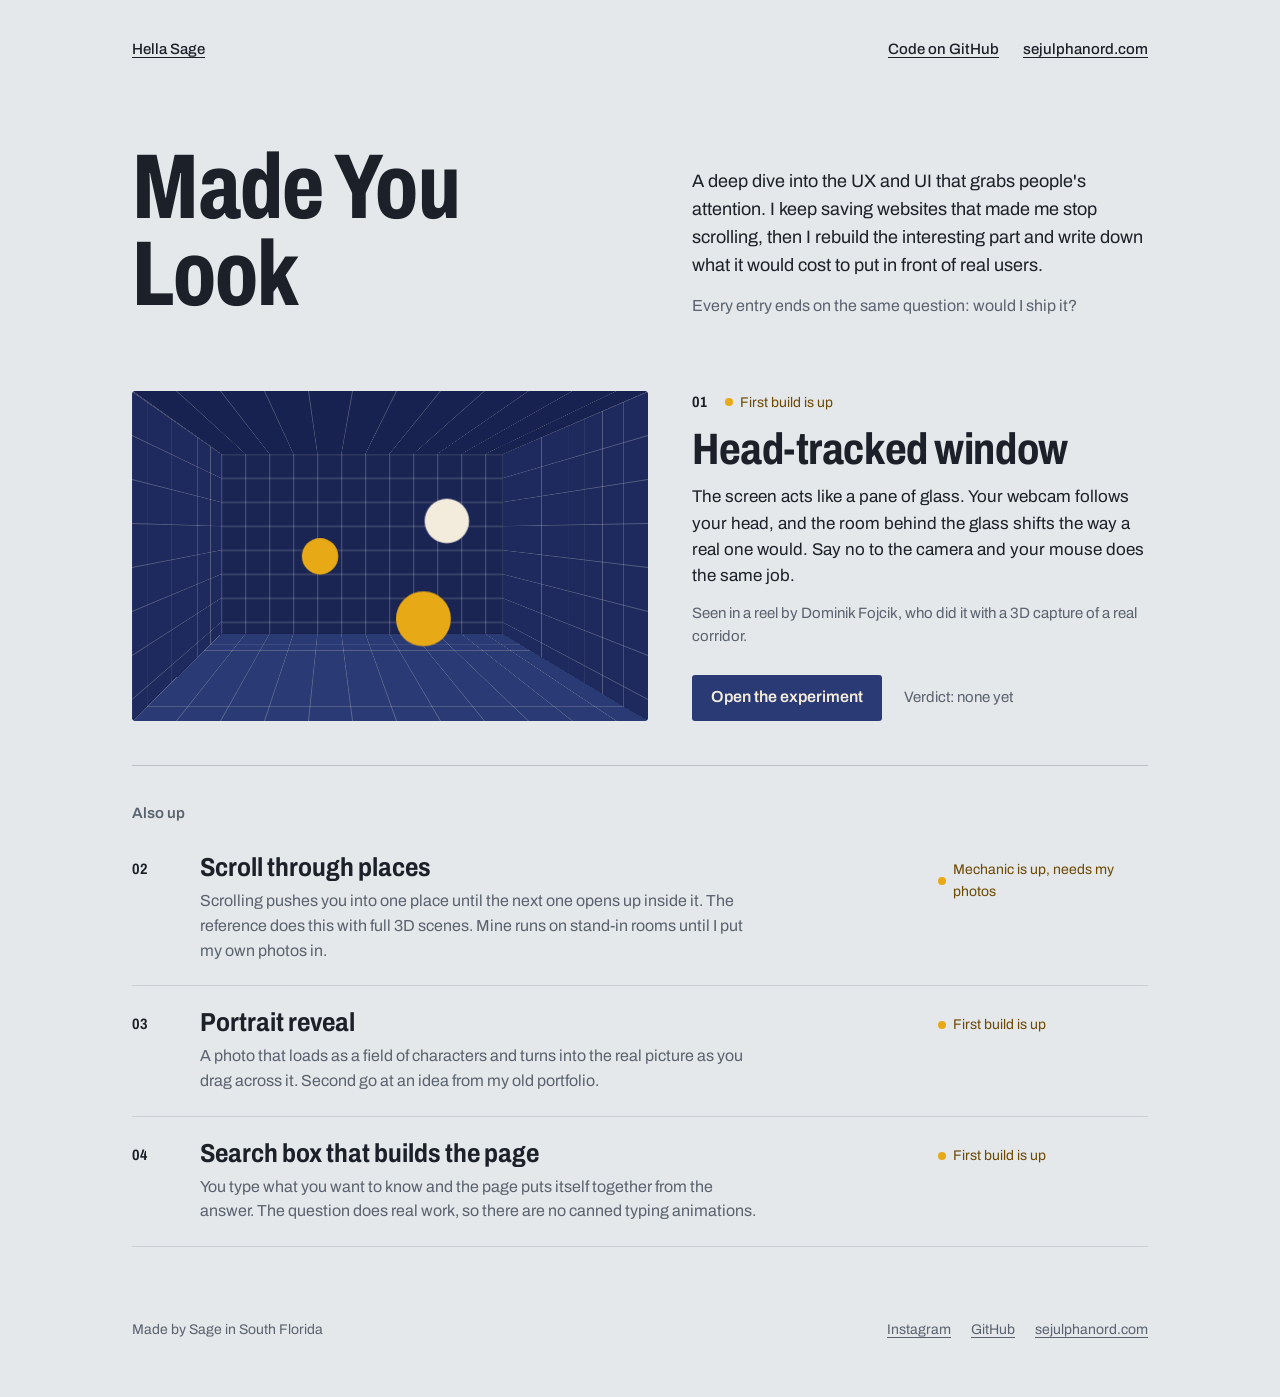
<file: index.html>
<!DOCTYPE html>
<html lang="en">
<head>
<meta charset="UTF-8">
<meta name="viewport" content="width=device-width, initial-scale=1">
<title>Made You Look</title>
<meta name="description" content="A deep dive into the UX and UI that grabs people's attention. Sage rebuilds the interesting part and asks whether he'd ship it.">
<meta property="og:title" content="Made You Look">
<meta property="og:description" content="A deep dive into the UX and UI that grabs people's attention.">
<link rel="icon" href="data:image/svg+xml,<svg xmlns='http://www.w3.org/2000/svg' viewBox='0 0 32 32'><rect width='32' height='32' rx='4' fill='%232a3a74'/><text x='16' y='23' font-family='Arial' font-weight='700' font-size='20' text-anchor='middle' fill='%23f3ecdc'>S</text></svg>">
<link rel="preconnect" href="https://fonts.googleapis.com">
<link rel="preconnect" href="https://fonts.gstatic.com" crossorigin>
<link href="https://fonts.googleapis.com/css2?family=Archivo:wdth,wght@62..125,400..800&display=swap" rel="stylesheet">
<link rel="stylesheet" href="./assets/site.css">
</head>
<body>
<div class="page">

  <nav class="topnav" aria-label="Site">
    <a href="https://hellasage.com">Hella Sage</a>
    <div>
      <a href="https://github.com/SageWiz/made-you-look">Code on GitHub</a>
      <a href="https://sejulphanord.com">sejulphanord.com</a>
    </div>
  </nav>

  <header class="hero">
    <h1>Made You Look</h1>
    <div class="lede">
      <p>A deep dive into the UX and UI that grabs people's attention. I keep saving websites that made me stop scrolling, then I rebuild the interesting part and write down what it would cost to put in front of real users.</p>
      <p>Every entry ends on the same question: would I ship it?</p>
    </div>
  </header>

  <main>

    <!--
      To add an experiment:
      1. Copy one of the experiment folders, rename it, and build the page.
      2. Add an <article class="entry"> row for it under "Also up".
      Status: plain "status" for things you can open, "status quiet" for anything not built yet.
    -->

    <section class="first" aria-labelledby="x01">
      <a class="shot" href="./head-tracked-window/" aria-label="Open experiment 01, Head-tracked window">
        <div class="room preview" aria-hidden="true">
          <div class="pl back"></div>
          <div class="pl left"></div>
          <div class="pl right"></div>
          <div class="pl floor"></div>
          <div class="pl ceil"></div>
          <div class="dot" style="left:30%;top:46%;transform:translateZ(calc(var(--d) * -.68))"></div>
          <div class="dot cream" style="left:62%;top:30%;transform:translateZ(calc(var(--d) * -.34))"></div>
          <div class="dot" style="left:52%;top:62%;transform:translateZ(calc(var(--d) * -.07))"></div>
        </div>
      </a>
      <div class="body">
        <div class="meta">
          <span class="num">01</span>
          <span class="status">First build is up</span>
        </div>
        <h2 id="x01">Head-tracked window</h2>
        <p>The screen acts like a pane of glass. Your webcam follows your head, and the room behind the glass shifts the way a real one would. Say no to the camera and your mouse does the same job.</p>
        <p class="muted">Seen in a reel by Dominik Fojcik, who did it with a 3D capture of a real corridor.</p>
        <div class="go">
          <a class="btn primary" href="./head-tracked-window/">Open the experiment</a>
          <span class="muted" style="font-size:15px">Verdict: none yet</span>
        </div>
      </div>
    </section>

    <section class="queue" aria-labelledby="queue">
      <h2 id="queue">Also up</h2>

      <article class="entry">
        <span class="num">02</span>
        <div class="body">
          <h3><a href="./scroll-through-places/">Scroll through places</a></h3>
          <p>Scrolling pushes you into one place until the next one opens up inside it. The reference does this with full 3D scenes. Mine runs on stand-in rooms until I put my own photos in.</p>
        </div>
        <span class="status">Mechanic is up, needs my photos</span>
      </article>

      <article class="entry">
        <span class="num">03</span>
        <div class="body">
          <h3><a href="./portrait-reveal/">Portrait reveal</a></h3>
          <p>A photo that loads as a field of characters and turns into the real picture as you drag across it. Second go at an idea from my old portfolio.</p>
        </div>
        <span class="status">First build is up</span>
      </article>

      <article class="entry">
        <span class="num">04</span>
        <div class="body">
          <h3><a href="./search-builds-the-page/">Search box that builds the page</a></h3>
          <p>You type what you want to know and the page puts itself together from the answer. The question does real work, so there are no canned typing animations.</p>
        </div>
        <span class="status">First build is up</span>
      </article>
    </section>

  </main>

  <footer class="site">
    <span>Made by Sage in South Florida</span>
    <nav aria-label="Elsewhere">
      <a href="https://www.instagram.com/hellasage/">Instagram</a>
      <a href="https://github.com/sagewiz">GitHub</a>
      <a href="https://sejulphanord.com">sejulphanord.com</a>
    </nav>
  </footer>

</div>
</body>
</html>
</file>
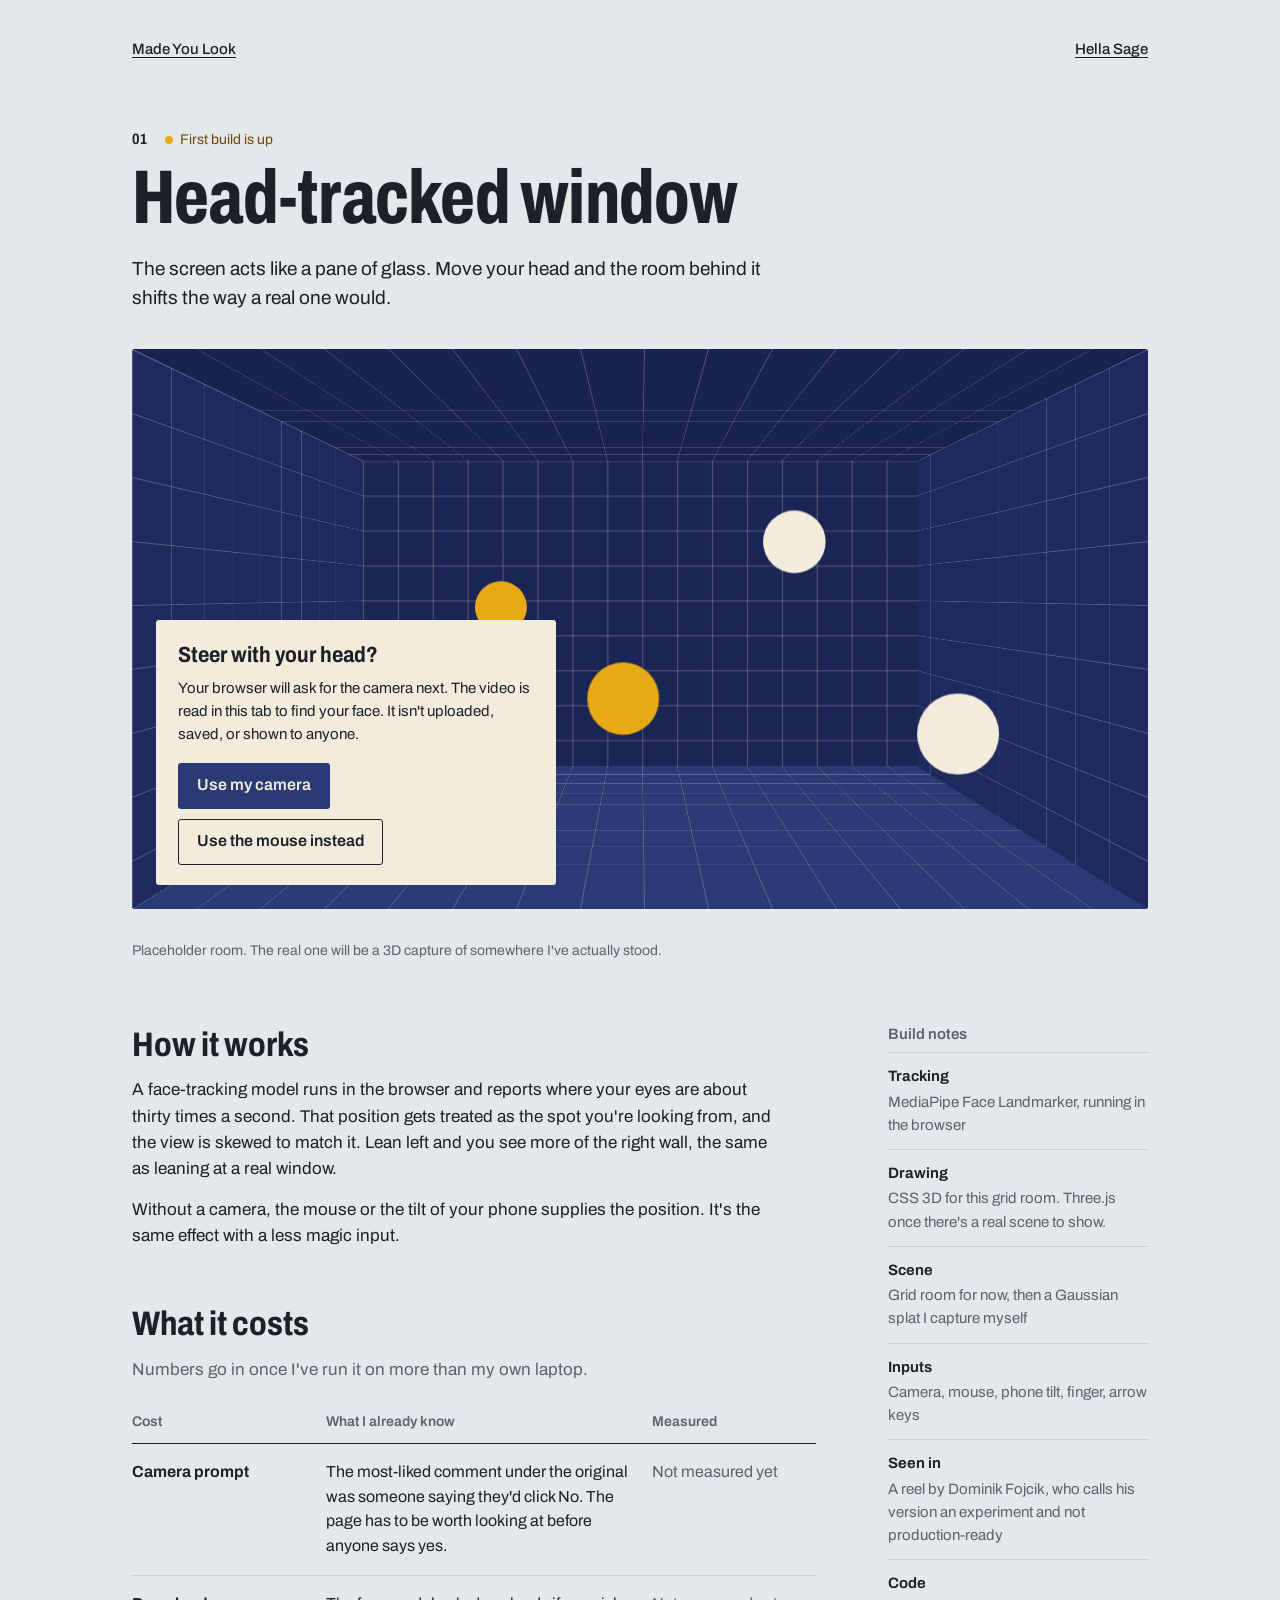
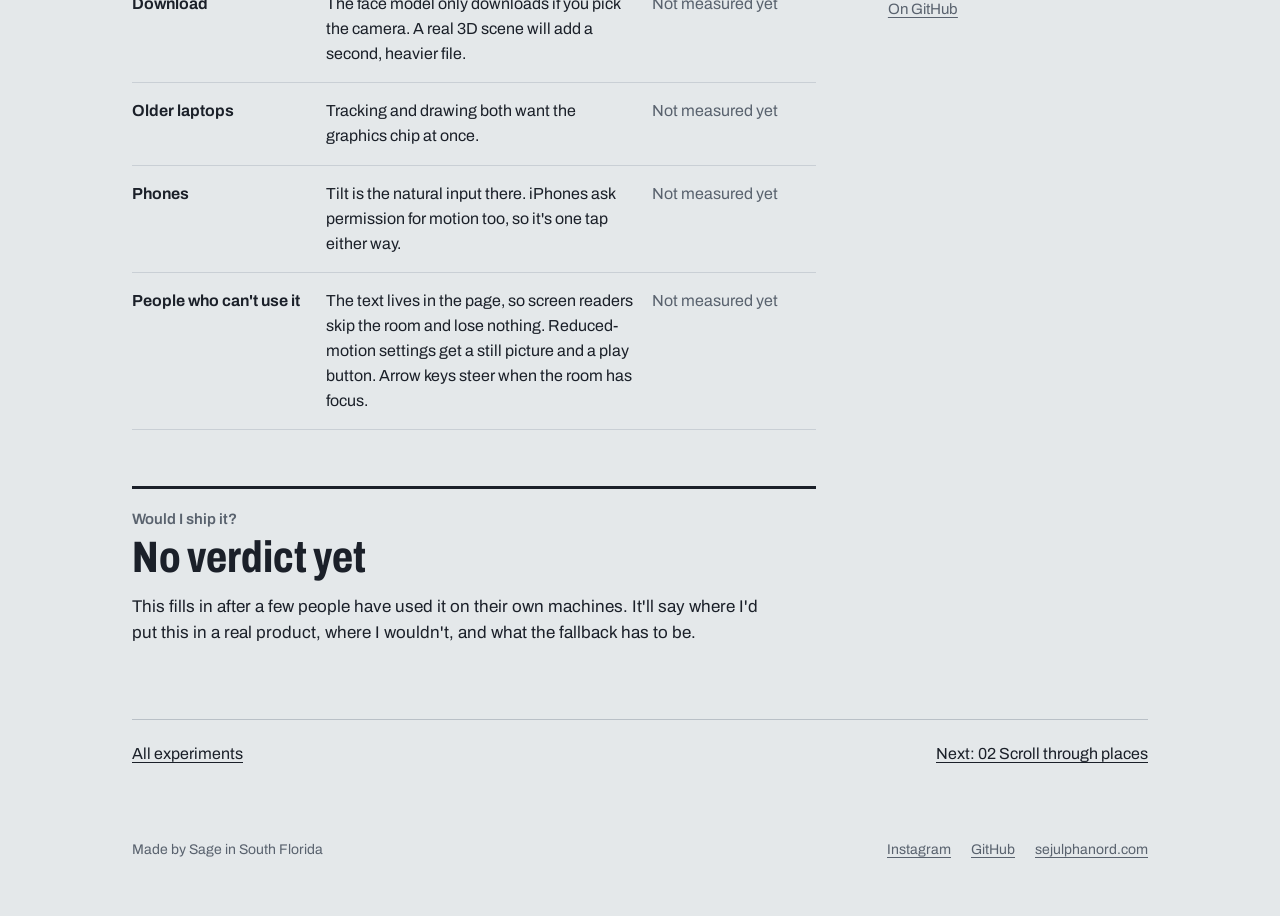
<file: head-tracked-window/index.html>
<!DOCTYPE html>
<html lang="en">
<head>
<meta charset="UTF-8">
<meta name="viewport" content="width=device-width, initial-scale=1">
<title>Head-tracked window | Made You Look</title>
<meta name="description" content="The screen acts like a pane of glass. Move your head and the room behind it shifts the way a real one would.">
<meta property="og:title" content="Head-tracked window | Made You Look">
<meta property="og:description" content="The screen acts like a pane of glass. Move your head and the room behind it shifts.">
<link rel="icon" href="data:image/svg+xml,<svg xmlns='http://www.w3.org/2000/svg' viewBox='0 0 32 32'><rect width='32' height='32' rx='4' fill='%232a3a74'/><text x='16' y='23' font-family='Arial' font-weight='700' font-size='20' text-anchor='middle' fill='%23f3ecdc'>S</text></svg>">
<link rel="preconnect" href="https://fonts.googleapis.com">
<link rel="preconnect" href="https://fonts.gstatic.com" crossorigin>
<link href="https://fonts.googleapis.com/css2?family=Archivo:wdth,wght@62..125,400..800&display=swap" rel="stylesheet">
<link rel="stylesheet" href="../assets/site.css">
</head>
<body>
<div class="page">

  <nav class="topnav" aria-label="Site">
    <a href="../">Made You Look</a>
    <a href="https://hellasage.com">Hella Sage</a>
  </nav>

  <header class="xhead">
    <div class="meta">
      <span class="num">01</span>
      <span class="status">First build is up</span>
    </div>
    <h1>Head-tracked window</h1>
    <p class="lede">The screen acts like a pane of glass. Move your head and the room behind it shifts the way a real one would.</p>
  </header>

  <section class="stage" aria-label="Live demo">
    <div class="room" id="room" tabindex="0" role="group" aria-label="A room drawn in perspective. Arrow keys look around.">
      <div class="pl back" aria-hidden="true"></div>
      <div class="pl left" aria-hidden="true"></div>
      <div class="pl right" aria-hidden="true"></div>
      <div class="pl floor" aria-hidden="true"></div>
      <div class="pl ceil" aria-hidden="true"></div>
      <div class="dot" aria-hidden="true" style="left:24%;top:40%;transform:translateZ(calc(var(--d) * -.72))"></div>
      <div class="dot cream" aria-hidden="true" style="left:66%;top:24%;transform:translateZ(calc(var(--d) * -.39))"></div>
      <div class="dot" aria-hidden="true" style="left:44%;top:58%;transform:translateZ(calc(var(--d) * -.19))"></div>
      <div class="dot cream" aria-hidden="true" style="left:78%;top:62%;transform:translateZ(calc(var(--d) * -.03))"></div>
    </div>

    <!-- Our own ask comes before the browser's prompt. The room already moves behind it. -->
    <div class="ask" id="ask" role="group" aria-labelledby="ask-h" hidden>
      <h2 id="ask-h">Steer with your head?</h2>
      <p id="ask-p">Your browser will ask for the camera next. The video is read in this tab to find your face. It isn't uploaded, saved, or shown to anyone.</p>
      <div class="row">
        <button type="button" class="btn primary" id="ask-yes">Use my camera</button>
        <button type="button" class="btn ghost" id="ask-no">Use the mouse instead</button>
      </div>
      <p class="alt" id="ask-alt" hidden><button type="button" id="ask-cam">Or use the front camera</button></p>
    </div>

    <div class="chip" id="chip" hidden>
      <span class="live" id="chip-text" role="status"></span>
      <span class="acts">
        <button type="button" class="btn ghost" id="chip-btn"></button>
        <button type="button" class="btn ghost" id="chip-btn2" hidden></button>
      </span>
    </div>
  </section>
  <p class="stage-note" id="note" aria-live="polite"></p>
  <p class="muted small">Placeholder room. The real one will be a 3D capture of somewhere I've actually stood.</p>

  <div class="cols">
    <main>

      <section aria-labelledby="how">
        <h2 id="how">How it works</h2>
        <p>A face-tracking model runs in the browser and reports where your eyes are about thirty times a second. That position gets treated as the spot you're looking from, and the view is skewed to match it. Lean left and you see more of the right wall, the same as leaning at a real window.</p>
        <p>Without a camera, the mouse or the tilt of your phone supplies the position. It's the same effect with a less magic input.</p>
      </section>

      <section aria-labelledby="cost">
        <h2 id="cost">What it costs</h2>
        <p class="muted">Numbers go in once I've run it on more than my own laptop.</p>
        <div class="costs">
          <div class="head" aria-hidden="true"><span>Cost</span><span>What I already know</span><span>Measured</span></div>
          <dl>
            <div>
              <dt>Camera prompt</dt>
              <dd>The most-liked comment under the original was someone saying they'd click No. The page has to be worth looking at before anyone says yes.</dd>
              <dd class="measured">Not measured yet</dd>
            </div>
            <div>
              <dt>Download</dt>
              <dd>The face model only downloads if you pick the camera. A real 3D scene will add a second, heavier file.</dd>
              <dd class="measured">Not measured yet</dd>
            </div>
            <div>
              <dt>Older laptops</dt>
              <dd>Tracking and drawing both want the graphics chip at once.</dd>
              <dd class="measured">Not measured yet</dd>
            </div>
            <div>
              <dt>Phones</dt>
              <dd>Tilt is the natural input there. iPhones ask permission for motion too, so it's one tap either way.</dd>
              <dd class="measured">Not measured yet</dd>
            </div>
            <div>
              <dt>People who can't use it</dt>
              <dd>The text lives in the page, so screen readers skip the room and lose nothing. Reduced-motion settings get a still picture and a play button. Arrow keys steer when the room has focus.</dd>
              <dd class="measured">Not measured yet</dd>
            </div>
          </dl>
        </div>
      </section>

      <section class="verdict" aria-labelledby="verdict">
        <h2 id="verdict" class="label">Would I ship it?</h2>
        <p class="big">No verdict yet</p>
        <p>This fills in after a few people have used it on their own machines. It'll say where I'd put this in a real product, where I wouldn't, and what the fallback has to be.</p>
      </section>

    </main>

    <aside aria-labelledby="plan">
      <h2 id="plan" class="label">Build notes</h2>
      <dl class="plan">
        <dt>Tracking</dt>
        <dd>MediaPipe Face Landmarker, running in the browser</dd>
        <dt>Drawing</dt>
        <dd>CSS 3D for this grid room. Three.js once there's a real scene to show.</dd>
        <dt>Scene</dt>
        <dd>Grid room for now, then a Gaussian splat I capture myself</dd>
        <dt>Inputs</dt>
        <dd>Camera, mouse, phone tilt, finger, arrow keys</dd>
        <dt>Seen in</dt>
        <dd>A reel by Dominik Fojcik, who calls his version an experiment and not production-ready</dd>
        <dt>Code</dt>
        <dd><a href="https://github.com/SageWiz/made-you-look/tree/main/head-tracked-window">On GitHub</a></dd>
      </dl>
    </aside>
  </div>

  <nav class="nextnav" aria-label="More experiments">
    <a href="../">All experiments</a>
    <a href="../scroll-through-places/">Next: 02 Scroll through places</a>
  </nav>

  <footer class="site">
    <span>Made by Sage in South Florida</span>
    <nav aria-label="Elsewhere">
      <a href="https://www.instagram.com/hellasage/">Instagram</a>
      <a href="https://github.com/sagewiz">GitHub</a>
      <a href="https://sejulphanord.com">sejulphanord.com</a>
    </nav>
  </footer>

</div>

<script>
(() => {
  // Face tracking only loads if someone picks the camera.
  const MP_VERSION = '0.10.14';
  const MP_URL = `https://cdn.jsdelivr.net/npm/@mediapipe/tasks-vision@${MP_VERSION}/vision_bundle.mjs`;
  const MP_WASM = `https://cdn.jsdelivr.net/npm/@mediapipe/tasks-vision@${MP_VERSION}/wasm`;
  const MP_MODEL = 'https://storage.googleapis.com/mediapipe-models/face_landmarker/face_landmarker/float16/1/face_landmarker.task';

  const $ = (id) => document.getElementById(id);
  const room = $('room'), ask = $('ask'), chip = $('chip');
  const chipText = $('chip-text'), chipBtn = $('chip-btn'), chipBtn2 = $('chip-btn2'), note = $('note');
  const coarse = window.matchMedia('(pointer: coarse)').matches;
  const reduce = window.matchMedia('(prefers-reduced-motion: reduce)');

  // mode: ask | mouse | touch | tilt | starting | camera | still
  let mode = reduce.matches ? 'still' : 'ask';
  const target = { x: 0, y: 0 };   // where the viewer is, -1..1 on each axis
  const cur = { x: 0, y: 0 };      // eased copy that actually drives the room
  let raf = 0;

  const clamp = (v) => Math.max(-1, Math.min(1, v));

  function apply() {
    room.style.setProperty('--ox', (50 + cur.x * 35).toFixed(2) + '%');
    room.style.setProperty('--oy', (44 + cur.y * 25).toFixed(2) + '%');
  }
  function tick() {
    const dx = target.x - cur.x, dy = target.y - cur.y;
    cur.x += dx * 0.14; cur.y += dy * 0.14;
    apply();
    raf = (Math.abs(dx) > 0.002 || Math.abs(dy) > 0.002) ? requestAnimationFrame(tick) : 0;
  }
  function aim(x, y) {
    if (mode === 'still') return;
    target.x = clamp(x); target.y = clamp(y);
    if (!raf) raf = requestAnimationFrame(tick);
  }

  // ---- pointer, finger, keys ----
  function fromPointer(e) {
    if (mode === 'tilt') { if (e.type === 'pointerdown') recenterTilt(); return; }
    if (mode === 'camera' && !lost) return;
    const r = room.getBoundingClientRect();
    if (!r.width || !r.height) return;
    aim(((e.clientX - r.left) / r.width - 0.5) * 2, ((e.clientY - r.top) / r.height - 0.5) * 2);
  }
  room.addEventListener('pointermove', fromPointer);
  room.addEventListener('pointerdown', fromPointer);
  room.addEventListener('pointerleave', (e) => {
    if (e.pointerType === 'mouse' && mode !== 'camera' && mode !== 'tilt') aim(0, 0);
  });
  room.addEventListener('keydown', (e) => {
    const step = { ArrowLeft: [-0.2, 0], ArrowRight: [0.2, 0], ArrowUp: [0, -0.2], ArrowDown: [0, 0.2] }[e.key];
    if (!step || mode === 'still') return;
    e.preventDefault();
    aim(target.x + step[0], target.y + step[1]);
  });

  // ---- camera ----
  let stream = null, video = null, landmarker = null, camRaf = 0, lastSeen = 0, lastFrame = -1, lost = false;

  function stopCamera() {
    cancelAnimationFrame(camRaf); camRaf = 0;
    if (stream) stream.getTracks().forEach((t) => t.stop());
    stream = null; video = null; lost = false;
  }

  async function cameraBlocked() {
    try {
      const p = await navigator.permissions.query({ name: 'camera' });
      return p.state === 'denied';
    } catch (_) { return false; }
  }

  async function startCamera() {
    note.textContent = '';
    if (await cameraBlocked()) {
      mode = coarse ? 'touch' : 'mouse'; render();
      note.textContent = "The camera is blocked for this site. Allow it in your browser's site settings, then try again.";
      return;
    }
    mode = 'starting'; render();
    try {
      if (!navigator.mediaDevices || !navigator.mediaDevices.getUserMedia) {
        throw Object.assign(new Error('no camera api'), { name: 'NotFoundError' });
      }
      stream = await navigator.mediaDevices.getUserMedia({
        video: { facingMode: 'user', width: { ideal: 320 }, height: { ideal: 240 } },
        audio: false
      });
      // The video element is never added to the page. Seeing yourself breaks the illusion.
      video = document.createElement('video');
      video.playsInline = true; video.muted = true; video.srcObject = stream;
      await video.play();
      if (!landmarker) {
        const vision = await import(MP_URL);
        const files = await vision.FilesetResolver.forVisionTasks(MP_WASM);
        landmarker = await vision.FaceLandmarker.createFromOptions(files, {
          baseOptions: { modelAssetPath: MP_MODEL, delegate: 'GPU' },
          runningMode: 'VIDEO',
          numFaces: 1
        });
      }
      if (mode !== 'starting') { stopCamera(); return; } // they backed out while it loaded
      mode = 'camera'; lost = false; lastSeen = performance.now(); lastFrame = -1; render();
      camRaf = requestAnimationFrame(track);
    } catch (err) {
      stopCamera();
      mode = coarse ? 'touch' : 'mouse'; render();
      // Saying no to the prompt is a normal choice, so it gets no error message.
      if (!err || err.name !== 'NotAllowedError') {
        note.textContent = coarse
          ? "Couldn't start face tracking here, so drag with a finger."
          : "Couldn't start face tracking here, so the mouse is steering.";
      }
    }
  }

  function track(now) {
    if (mode !== 'camera' || !video) return;
    if (video.readyState >= 2 && video.currentTime !== lastFrame) {
      lastFrame = video.currentTime;
      let face = null;
      try {
        const res = landmarker.detectForVideo(video, now);
        face = res.faceLandmarks && res.faceLandmarks[0];
      } catch (_) { face = null; }
      if (face) {
        // 33 and 263 are the outer corners of the eyes. Their midpoint is "where you're looking from".
        const mx = (face[33].x + face[263].x) / 2;
        const my = (face[33].y + face[263].y) / 2;
        // The camera image isn't mirrored, so flip x: move right, look from the right.
        aim((0.5 - mx) * 3.6, (my - 0.5) * 3.6);
        lastSeen = now;
        if (lost) { lost = false; render(); }
      } else if (!lost && now - lastSeen > 700) {
        lost = true; render();   // hold the last view; easing handles the return
      }
    }
    camRaf = requestAnimationFrame(track);
  }

  // ---- phone tilt ----
  // The browser reports tilt as two angles (beta, gamma). Used raw, gamma goes haywire when the
  // phone is held close to upright. So turn them into the direction of "up" as the phone sees it,
  // which stays smooth in every pose, and read left-right lean and forward-back pitch off that.
  function tiltPose(beta, gamma, screenAngle) {
    const D = Math.PI / 180;
    const b = beta * D, g = gamma * D, a = (screenAngle || 0) * D;
    const ux = -Math.sin(g) * Math.cos(b), uy = Math.sin(b), uz = Math.cos(g) * Math.cos(b);
    // If the screen has rotated to landscape, turn the reading with it.
    const sx = ux * Math.cos(a) - uy * Math.sin(a);
    const sy = ux * Math.sin(a) + uy * Math.cos(a);
    return { lean: -Math.asin(Math.max(-1, Math.min(1, sx))), pitch: Math.atan2(sy, uz) };
  }
  function screenAngle() {
    if (screen.orientation && typeof screen.orientation.angle === 'number') return screen.orientation.angle;
    return typeof window.orientation === 'number' ? window.orientation : 0;
  }
  const LEAN_RANGE = 16 * Math.PI / 180;    // lean this far sideways to reach the edge of the view
  const PITCH_RANGE = 22 * Math.PI / 180;   // same, tipping forward or back
  let tiltBase = null, tiltSeen = false;
  function onTilt(e) {
    if (e.gamma == null || e.beta == null) return;
    tiltSeen = true;
    const pose = tiltPose(e.beta, e.gamma, screenAngle());
    if (!tiltBase) tiltBase = pose;          // however you're holding it right now counts as center
    let dp = pose.pitch - tiltBase.pitch;
    if (dp > Math.PI) dp -= 2 * Math.PI; else if (dp < -Math.PI) dp += 2 * Math.PI;
    aim((pose.lean - tiltBase.lean) / LEAN_RANGE, dp / PITCH_RANGE);
  }
  function recenterTilt() { tiltBase = null; }
  function stopTilt() { window.removeEventListener('deviceorientation', onTilt); }
  // Turning the phone to landscape changes what "level" means, so start from the center again.
  window.addEventListener('orientationchange', recenterTilt);

  async function startTilt() {
    note.textContent = '';
    try {
      if (typeof DeviceOrientationEvent === 'undefined') throw new Error('no tilt');
      if (typeof DeviceOrientationEvent.requestPermission === 'function') {
        const answer = await DeviceOrientationEvent.requestPermission();
        if (answer !== 'granted') { mode = 'touch'; render(); return; }
      }
      tiltBase = null; tiltSeen = false;
      window.addEventListener('deviceorientation', onTilt);
      mode = 'tilt'; render();
      setTimeout(() => {
        if (mode === 'tilt' && !tiltSeen) {
          stopTilt(); mode = 'touch'; render();
          note.textContent = "This device isn't reporting tilt, so drag with a finger.";
        }
      }, 1500);
    } catch (_) {
      mode = 'touch'; render();
      note.textContent = "This device isn't reporting tilt, so drag with a finger.";
    }
  }

  // ---- what's on screen for each mode ----
  // The chip names the current input and offers up to two ways out of it.
  let chipAction = null, chipAction2 = null;
  function setChip(text, live, btn, action, btn2, action2) {
    chipText.textContent = text;
    chipText.classList.toggle('on', !!live);
    chipBtn.hidden = !btn;
    chipBtn.textContent = btn || '';
    chipAction = action || null;
    chipBtn2.hidden = !btn2;
    chipBtn2.textContent = btn2 || '';
    chipAction2 = action2 || null;
  }
  chipBtn.addEventListener('click', () => { if (chipAction) chipAction(); });
  chipBtn2.addEventListener('click', () => { if (chipAction2) chipAction2(); });

  const idle = () => { mode = coarse ? 'touch' : 'mouse'; render(); };

  function render() {
    ask.hidden = mode !== 'ask';
    chip.hidden = mode === 'ask';
    if (mode === 'mouse') setChip('Steering with the mouse', false, 'Try the camera', startCamera);
    else if (mode === 'touch') setChip('Drag to look around', false, 'Use tilt', startTilt, 'Use camera', startCamera);
    else if (mode === 'tilt') setChip('Steering by tilt. Tap the room to re-center.', false,
      'Use camera', () => { stopTilt(); startCamera(); },
      'Stop', () => { stopTilt(); idle(); });
    else if (mode === 'starting') setChip('Starting the camera…', false, 'Cancel', () => { stopCamera(); idle(); });
    else if (mode === 'camera' && lost) setChip("Can't see your face. Holding this view.", false,
      coarse ? 'Switch to finger' : 'Switch to mouse', () => { stopCamera(); idle(); });
    else if (mode === 'camera' && coarse) setChip('Camera on', true,
      'Turn camera off', () => { stopCamera(); idle(); },
      'Use tilt', () => { stopCamera(); startTilt(); });
    else if (mode === 'camera') setChip('Camera on', true, 'Turn camera off', () => { stopCamera(); idle(); });
    else if (mode === 'still') setChip('Showing a still picture.', false, 'Play it anyway', () => { mode = 'ask'; render(); });
  }

  // The ask is worded for the device in hand.
  if (coarse) {
    $('ask-h').textContent = 'Steer by tilting?';
    $('ask-p').textContent = 'Your phone may ask to share motion next. It only tells this page which way the phone is leaning.';
    $('ask-yes').textContent = 'Use tilt';
    $('ask-no').textContent = 'Drag with a finger instead';
    $('ask-alt').hidden = false;
    $('ask-yes').addEventListener('click', startTilt);
    $('ask-no').addEventListener('click', () => { mode = 'touch'; render(); });
    $('ask-cam').addEventListener('click', startCamera);
  } else {
    $('ask-yes').addEventListener('click', startCamera);
    $('ask-no').addEventListener('click', () => { mode = 'mouse'; render(); });
  }

  window.addEventListener('pagehide', stopCamera);
  render();
})();
</script>
</body>
</html>
</file>
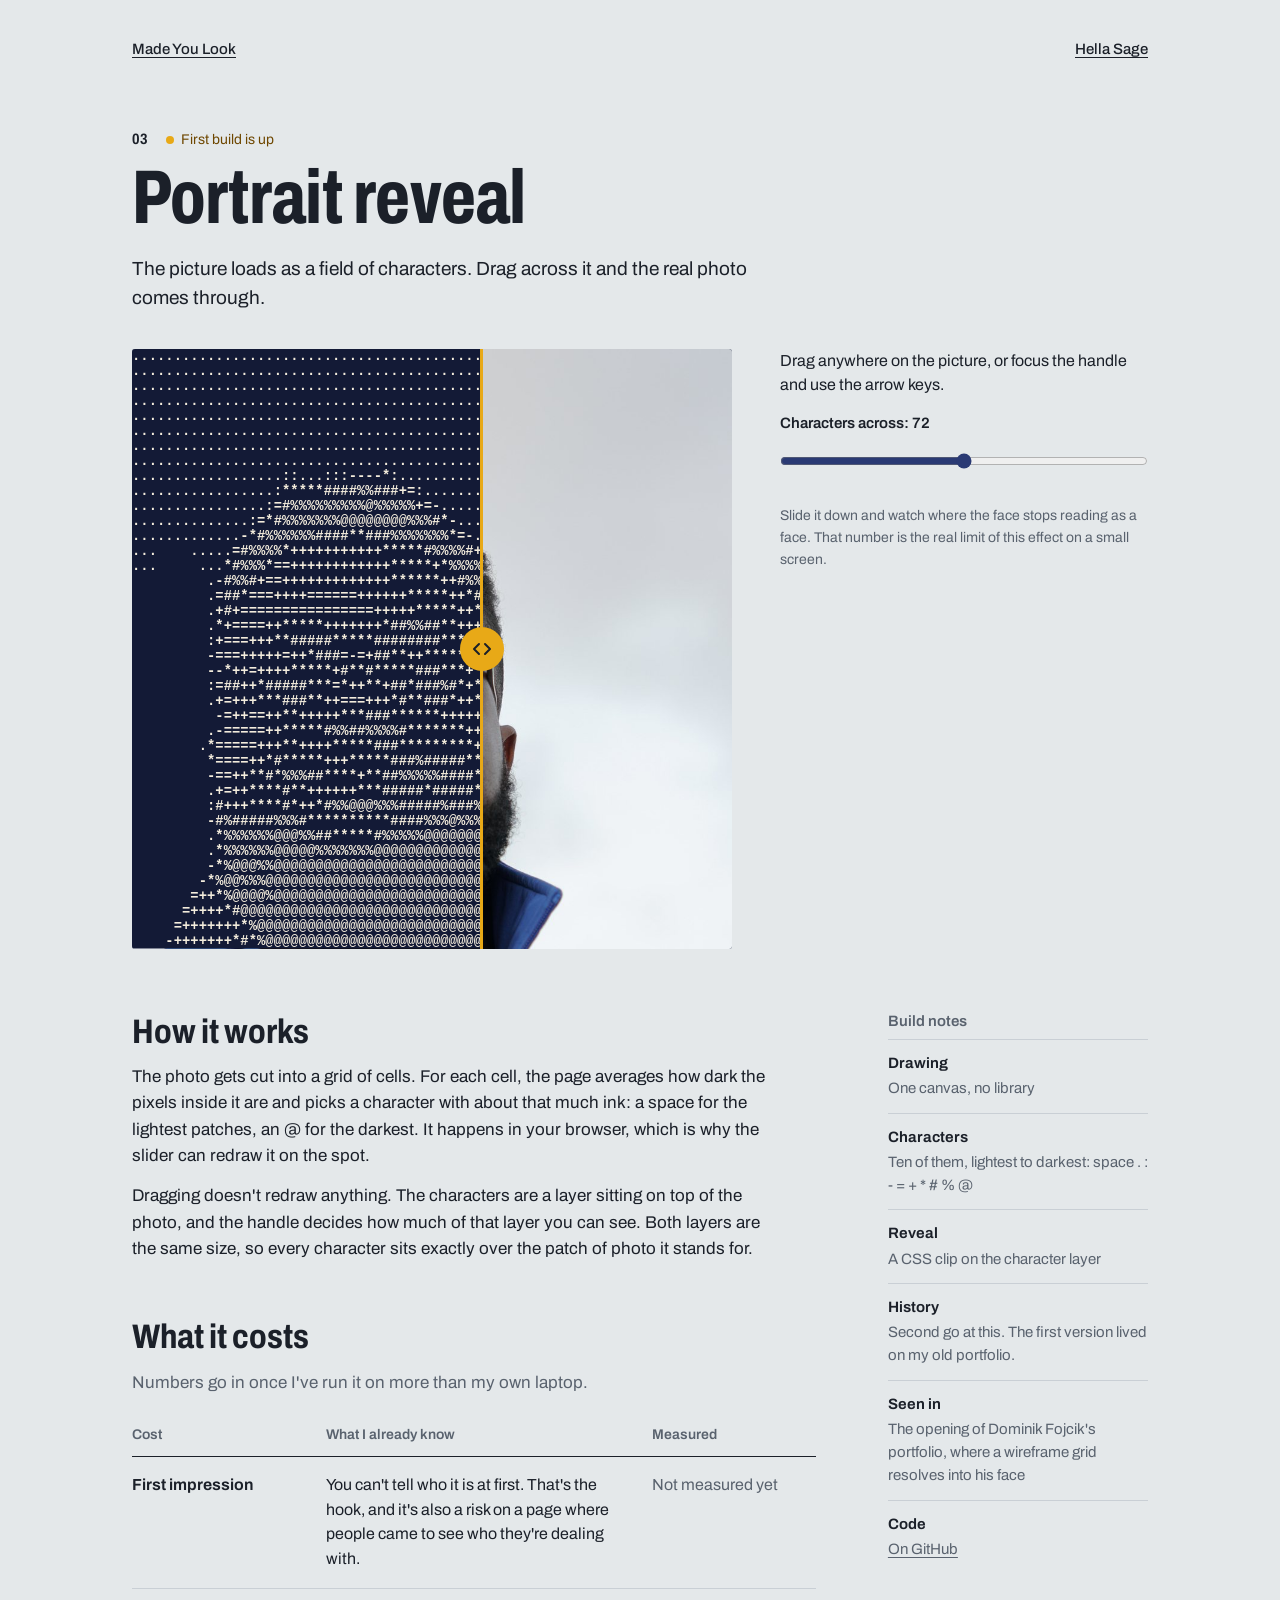
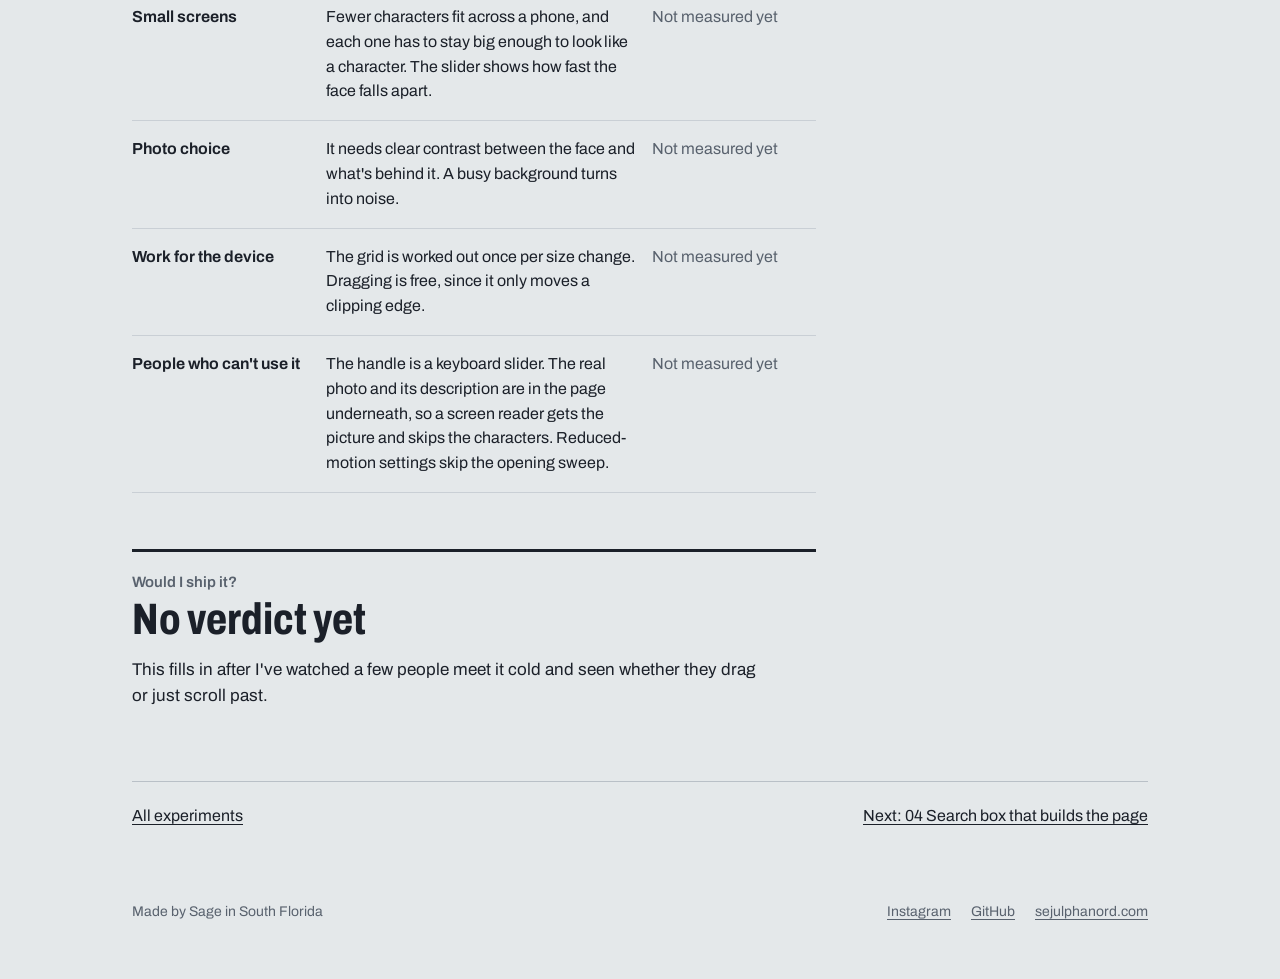
<file: portrait-reveal/index.html>
<!DOCTYPE html>
<html lang="en">
<head>
<meta charset="UTF-8">
<meta name="viewport" content="width=device-width, initial-scale=1">
<title>Portrait reveal | Made You Look</title>
<meta name="description" content="A portrait that loads as a field of characters. Drag across it and the real photo comes through.">
<meta property="og:title" content="Portrait reveal | Made You Look">
<meta property="og:description" content="A portrait that loads as a field of characters. Drag across it and the real photo comes through.">
<link rel="icon" href="data:image/svg+xml,<svg xmlns='http://www.w3.org/2000/svg' viewBox='0 0 32 32'><rect width='32' height='32' rx='4' fill='%232a3a74'/><text x='16' y='23' font-family='Arial' font-weight='700' font-size='20' text-anchor='middle' fill='%23f3ecdc'>S</text></svg>">
<link rel="preconnect" href="https://fonts.googleapis.com">
<link rel="preconnect" href="https://fonts.gstatic.com" crossorigin>
<link href="https://fonts.googleapis.com/css2?family=Archivo:wdth,wght@62..125,400..800&display=swap" rel="stylesheet">
<link rel="stylesheet" href="../assets/site.css">
</head>
<body>
<div class="page">

  <nav class="topnav" aria-label="Site">
    <a href="../">Made You Look</a>
    <a href="https://hellasage.com">Hella Sage</a>
  </nav>

  <header class="xhead">
    <div class="meta">
      <span class="num">03</span>
      <span class="status">First build is up</span>
    </div>
    <h1>Portrait reveal</h1>
    <p class="lede">The picture loads as a field of characters. Drag across it and the real photo comes through.</p>
  </header>

  <section class="reveal-wrap" aria-label="Live demo">
    <!-- The real photo sits underneath with its alt text. The canvas on top only ever holds the characters. -->
    <div class="reveal" id="stage">
      <img id="photo" src="./portrait.jpg" width="1000" height="1000" alt="Sage, in glasses and a beard, looking down at the camera against a cloudy sky" draggable="false">
      <canvas id="chars" aria-hidden="true"></canvas>
      <div class="grip" id="grip" role="slider" tabindex="0" aria-label="How much of the picture is characters" aria-valuemin="0" aria-valuemax="100" aria-valuenow="100" aria-valuetext="All characters">
        <span aria-hidden="true"><svg width="22" height="22" viewBox="0 0 22 22" fill="none" stroke="currentColor" stroke-width="2" stroke-linecap="round" stroke-linejoin="round"><path d="M8 6l-5 5 5 5"/><path d="M14 6l5 5-5 5"/></svg></span>
      </div>
      <div class="oops" id="oops" role="alert" hidden>
        <p>Couldn't load the photo.</p>
        <button type="button" class="btn ghost" id="retry">Try again</button>
      </div>
    </div>

    <div class="reveal-side">
      <p>Drag anywhere on the picture, or focus the handle and use the arrow keys.</p>
      <div>
        <label for="cols">Characters across: <span id="cols-out">72</span></label>
        <input id="cols" type="range" min="24" max="120" step="4" value="72">
      </div>
      <p class="muted small">Slide it down and watch where the face stops reading as a face. That number is the real limit of this effect on a small screen.</p>
    </div>
  </section>

  <div class="cols">
    <main>

      <section aria-labelledby="how">
        <h2 id="how">How it works</h2>
        <p>The photo gets cut into a grid of cells. For each cell, the page averages how dark the pixels inside it are and picks a character with about that much ink: a space for the lightest patches, an @ for the darkest. It happens in your browser, which is why the slider can redraw it on the spot.</p>
        <p>Dragging doesn't redraw anything. The characters are a layer sitting on top of the photo, and the handle decides how much of that layer you can see. Both layers are the same size, so every character sits exactly over the patch of photo it stands for.</p>
      </section>

      <section aria-labelledby="cost">
        <h2 id="cost">What it costs</h2>
        <p class="muted">Numbers go in once I've run it on more than my own laptop.</p>
        <div class="costs">
          <div class="head" aria-hidden="true"><span>Cost</span><span>What I already know</span><span>Measured</span></div>
          <dl>
            <div>
              <dt>First impression</dt>
              <dd>You can't tell who it is at first. That's the hook, and it's also a risk on a page where people came to see who they're dealing with.</dd>
              <dd class="measured">Not measured yet</dd>
            </div>
            <div>
              <dt>Small screens</dt>
              <dd>Fewer characters fit across a phone, and each one has to stay big enough to look like a character. The slider shows how fast the face falls apart.</dd>
              <dd class="measured">Not measured yet</dd>
            </div>
            <div>
              <dt>Photo choice</dt>
              <dd>It needs clear contrast between the face and what's behind it. A busy background turns into noise.</dd>
              <dd class="measured">Not measured yet</dd>
            </div>
            <div>
              <dt>Work for the device</dt>
              <dd>The grid is worked out once per size change. Dragging is free, since it only moves a clipping edge.</dd>
              <dd class="measured">Not measured yet</dd>
            </div>
            <div>
              <dt>People who can't use it</dt>
              <dd>The handle is a keyboard slider. The real photo and its description are in the page underneath, so a screen reader gets the picture and skips the characters. Reduced-motion settings skip the opening sweep.</dd>
              <dd class="measured">Not measured yet</dd>
            </div>
          </dl>
        </div>
      </section>

      <section class="verdict" aria-labelledby="verdict">
        <h2 id="verdict" class="label">Would I ship it?</h2>
        <p class="big">No verdict yet</p>
        <p>This fills in after I've watched a few people meet it cold and seen whether they drag or just scroll past.</p>
      </section>

    </main>

    <aside aria-labelledby="plan">
      <h2 id="plan" class="label">Build notes</h2>
      <dl class="plan">
        <dt>Drawing</dt>
        <dd>One canvas, no library</dd>
        <dt>Characters</dt>
        <dd>Ten of them, lightest to darkest: space . : - = + * # % @</dd>
        <dt>Reveal</dt>
        <dd>A CSS clip on the character layer</dd>
        <dt>History</dt>
        <dd>Second go at this. The first version lived on my old portfolio.</dd>
        <dt>Seen in</dt>
        <dd>The opening of Dominik Fojcik's portfolio, where a wireframe grid resolves into his face</dd>
        <dt>Code</dt>
        <dd><a href="https://github.com/SageWiz/made-you-look/tree/main/portrait-reveal">On GitHub</a></dd>
      </dl>
    </aside>
  </div>

  <nav class="nextnav" aria-label="More experiments">
    <a href="../">All experiments</a>
    <a href="../search-builds-the-page/">Next: 04 Search box that builds the page</a>
  </nav>

  <footer class="site">
    <span>Made by Sage in South Florida</span>
    <nav aria-label="Elsewhere">
      <a href="https://www.instagram.com/hellasage/">Instagram</a>
      <a href="https://github.com/sagewiz">GitHub</a>
      <a href="https://sejulphanord.com">sejulphanord.com</a>
    </nav>
  </footer>

</div>

<script>
(() => {
  const RAMP = ' .:-=+*#%@';      // lightest to darkest
  const CELL_ASPECT = 0.55;       // a character cell is about this wide for its height
  const SUB = 4;                  // sample points per cell, each way
  const REST = 58;                // where the handle settles after the opening sweep

  const $ = (id) => document.getElementById(id);
  const stage = $('stage'), img = $('photo'), cv = $('chars'), grip = $('grip');
  const colsIn = $('cols'), colsOut = $('cols-out'), oops = $('oops');
  const ctx = cv.getContext('2d');
  const reduce = window.matchMedia('(prefers-reduced-motion: reduce)').matches;

  let split = reduce ? REST : 100;
  let touched = false, sweep = 0;

  function setSplit(v) {
    split = Math.max(0, Math.min(100, v));
    stage.style.setProperty('--split', split.toFixed(2) + '%');
    const pct = Math.round(split);
    grip.setAttribute('aria-valuenow', String(pct));
    grip.setAttribute('aria-valuetext', pct === 100 ? 'All characters' : pct === 0 ? 'All photo' : pct + '% characters');
  }

  // Draw the whole character layer once. Dragging never calls this.
  function draw() {
    const size = stage.clientWidth;
    if (!size || !img.complete || !img.naturalWidth) return;
    const dpr = Math.min(window.devicePixelRatio || 1, 2);
    cv.width = cv.height = Math.round(size * dpr);

    // Keep cells at least 5px wide so characters stay characters on a phone.
    const most = Math.max(24, Math.min(120, Math.floor(size / 5 / 4) * 4));
    if (Number(colsIn.max) !== most) colsIn.max = String(most);
    if (Number(colsIn.value) > most) colsIn.value = String(most);
    const cols = Number(colsIn.value);
    const rows = Math.max(8, Math.round(cols * CELL_ASPECT));
    colsOut.textContent = String(cols);
    const cw = size / cols, ch = size / rows;

    // Sample in cell space: shrink the photo to SUB x SUB points per cell, then average each cell.
    const sw = cols * SUB, sh = rows * SUB;
    const sc = document.createElement('canvas');
    sc.width = sw; sc.height = sh;
    const sx = sc.getContext('2d', { willReadFrequently: true });
    sx.imageSmoothingQuality = 'high';
    sx.drawImage(img, 0, 0, sw, sh);
    let px;
    try { px = sx.getImageData(0, 0, sw, sh).data; }
    catch (_) { cv.hidden = true; grip.hidden = true; return; }   // photo opened from disk, not a server

    ctx.setTransform(dpr, 0, 0, dpr, 0, 0);
    ctx.fillStyle = '#131a36';
    ctx.fillRect(0, 0, size, size);
    ctx.fillStyle = '#f3ecdc';
    ctx.font = '700 ' + Math.min(ch * 0.92, cw / 0.6).toFixed(2) + 'px ui-monospace, SFMono-Regular, Menlo, Consolas, "Liberation Mono", monospace';
    ctx.textAlign = 'center';
    ctx.textBaseline = 'middle';

    for (let r = 0; r < rows; r++) {
      for (let c = 0; c < cols; c++) {
        let sum = 0;
        for (let y = 0; y < SUB; y++) {
          let o = ((r * SUB + y) * sw + c * SUB) * 4;
          for (let x = 0; x < SUB; x++, o += 4) sum += 0.2126 * px[o] + 0.7152 * px[o + 1] + 0.0722 * px[o + 2];
        }
        const dark = 1 - sum / (SUB * SUB * 255);
        const k = RAMP[Math.min(RAMP.length - 1, Math.floor(dark * RAMP.length))];
        if (k !== ' ') ctx.fillText(k, (c + 0.5) * cw, (r + 0.5) * ch);
      }
    }
  }

  // ---- dragging ----
  function fromPointer(e) {
    const r = stage.getBoundingClientRect();
    if (r.width) setSplit(((e.clientX - r.left) / r.width) * 100);
  }
  function stopSweep() { touched = true; cancelAnimationFrame(sweep); }
  stage.addEventListener('pointerdown', (e) => {
    if (e.target.closest('.oops')) return;
    stopSweep();
    try { stage.setPointerCapture(e.pointerId); } catch (_) {}
    fromPointer(e);
  });
  stage.addEventListener('pointermove', (e) => { if (stage.hasPointerCapture && stage.hasPointerCapture(e.pointerId)) fromPointer(e); });
  grip.addEventListener('keydown', (e) => {
    const move = { ArrowLeft: -2, ArrowDown: -2, ArrowRight: 2, ArrowUp: 2, PageDown: -10, PageUp: 10 }[e.key];
    if (move != null) { e.preventDefault(); stopSweep(); setSplit(split + move); }
    else if (e.key === 'Home') { e.preventDefault(); stopSweep(); setSplit(0); }
    else if (e.key === 'End') { e.preventDefault(); stopSweep(); setSplit(100); }
  });

  // ---- redraw when the size or the grid changes ----
  let pending = 0;
  function queueDraw() { cancelAnimationFrame(pending); pending = requestAnimationFrame(draw); }
  colsIn.addEventListener('input', queueDraw);
  if ('ResizeObserver' in window) new ResizeObserver(queueDraw).observe(stage);
  else window.addEventListener('resize', queueDraw);

  // ---- opening sweep: all characters, then ease back so the photo shows there's something to find ----
  function openingSweep() {
    if (reduce || touched) return;
    const t0 = performance.now(), from = 100, dur = 1100;
    const step = (now) => {
      if (touched) return;
      const t = Math.min(1, (now - t0) / dur);
      setSplit(from + (REST - from) * (1 - Math.pow(1 - t, 3)));
      if (t < 1) sweep = requestAnimationFrame(step);
    };
    sweep = requestAnimationFrame(step);
  }

  function ready() {
    oops.hidden = true; cv.hidden = false; grip.hidden = false;
    draw();
    if ('IntersectionObserver' in window) {
      const io = new IntersectionObserver((entries) => {
        if (entries.some((en) => en.isIntersecting)) { io.disconnect(); setTimeout(openingSweep, 500); }
      }, { threshold: 0.6 });
      io.observe(stage);
    } else { openingSweep(); }
  }
  function failed() { oops.hidden = false; cv.hidden = true; grip.hidden = true; }

  $('retry').addEventListener('click', () => { img.src = './portrait.jpg?' + Date.now(); });
  img.addEventListener('load', ready);
  img.addEventListener('error', failed);
  setSplit(split);
  if (img.complete) { if (img.naturalWidth) ready(); else failed(); }
})();
</script>
</body>
</html>
</file>
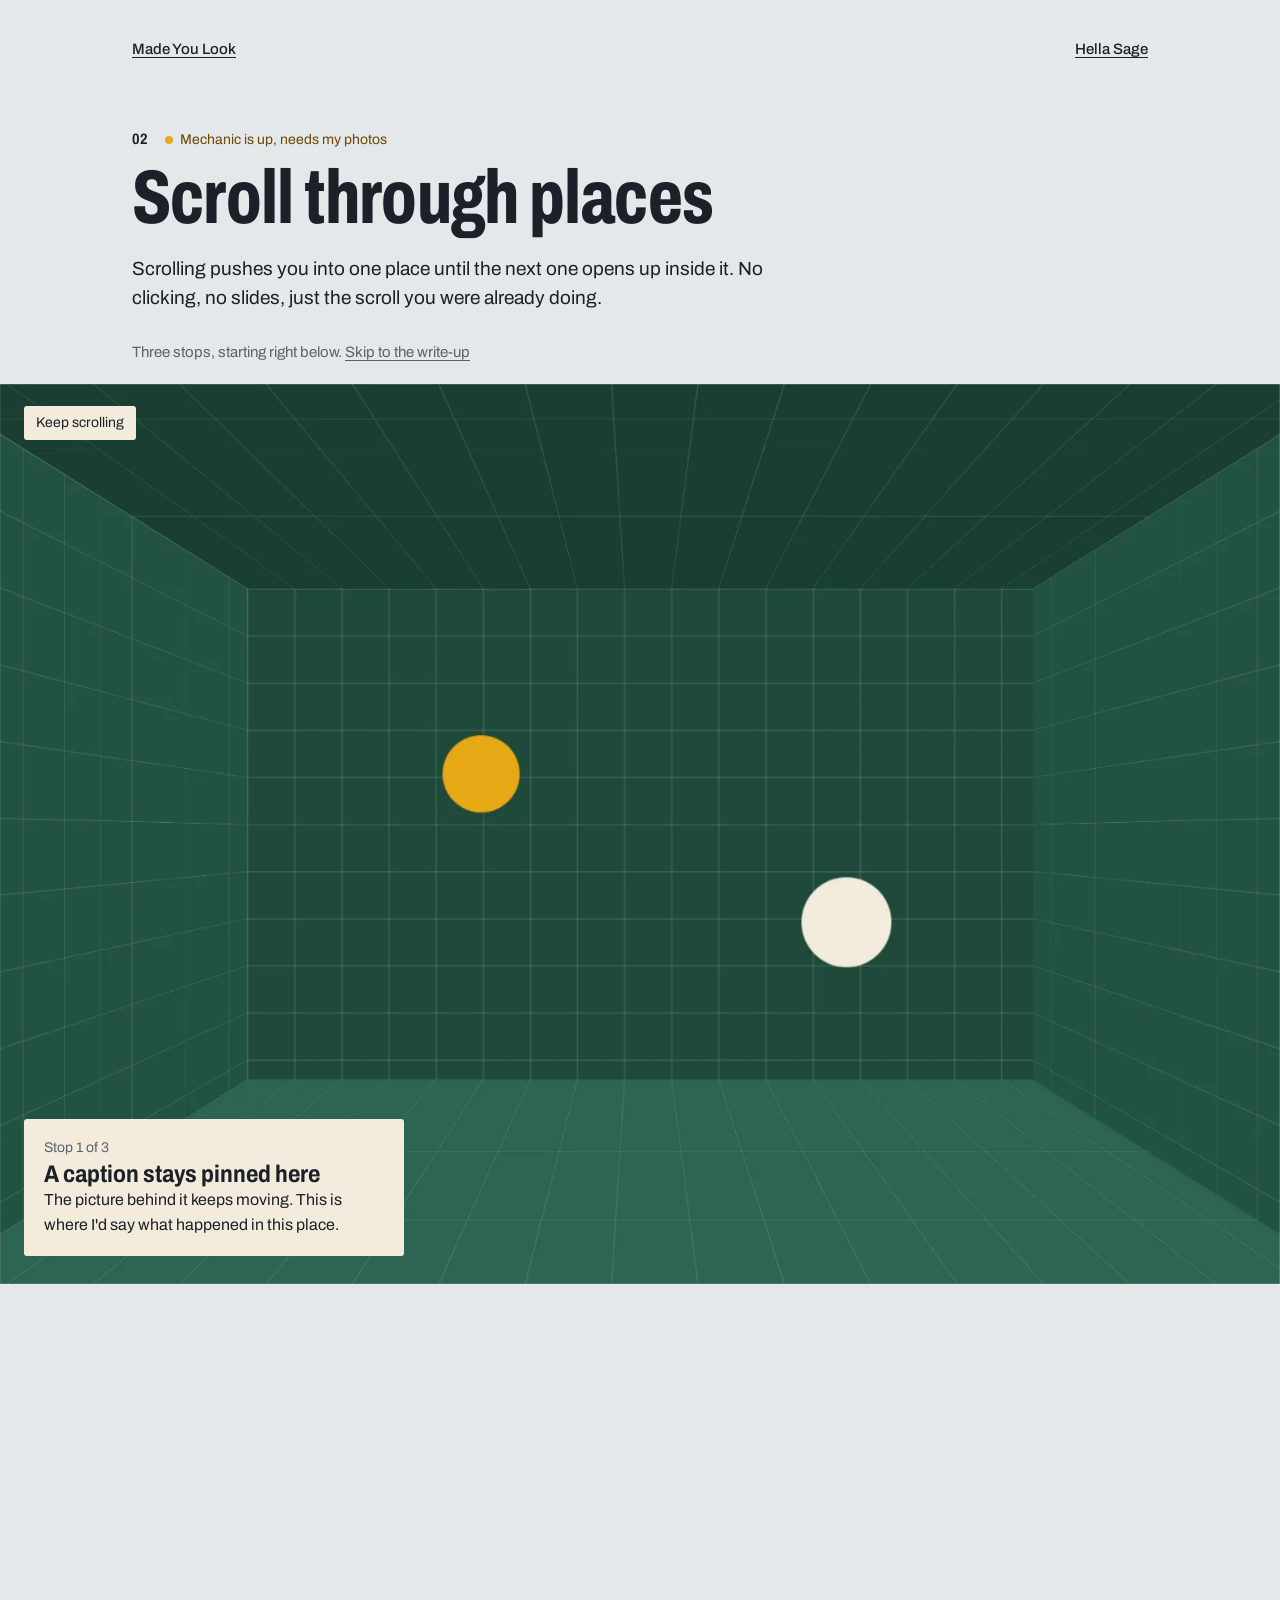
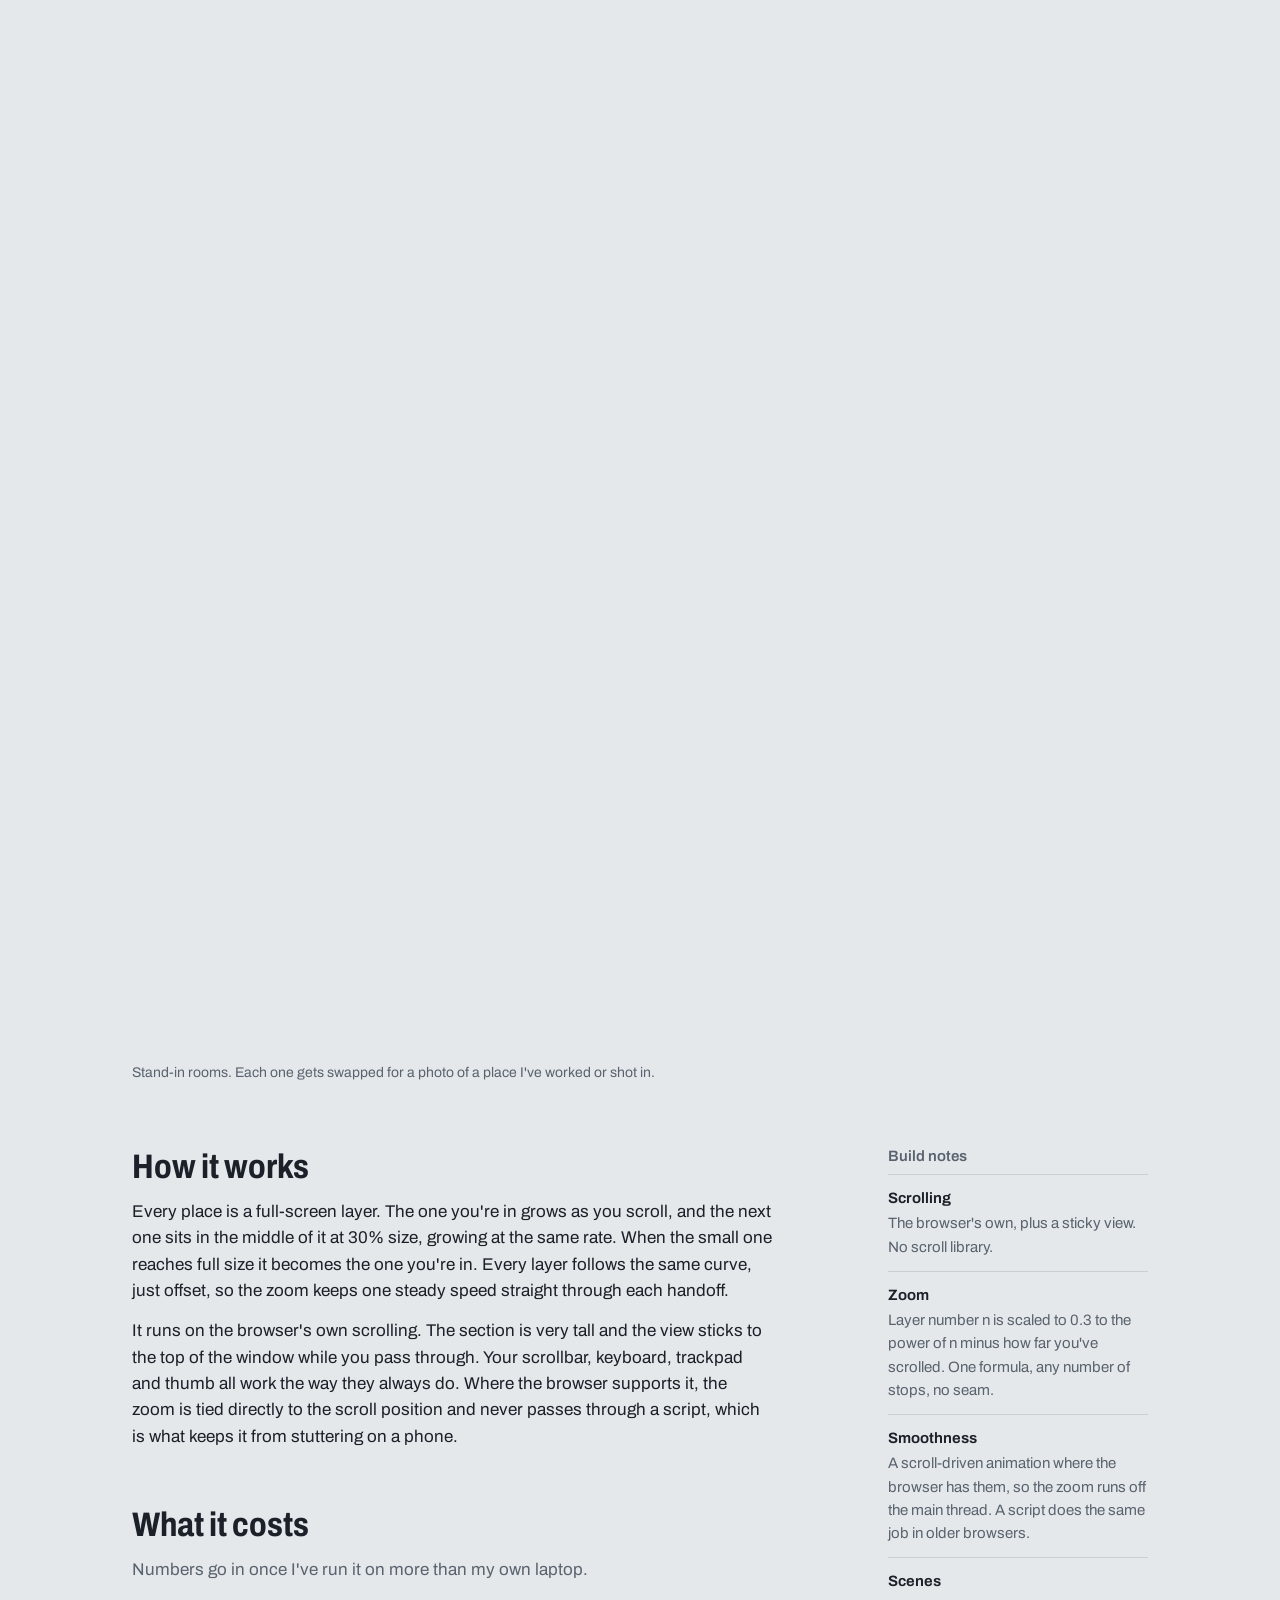
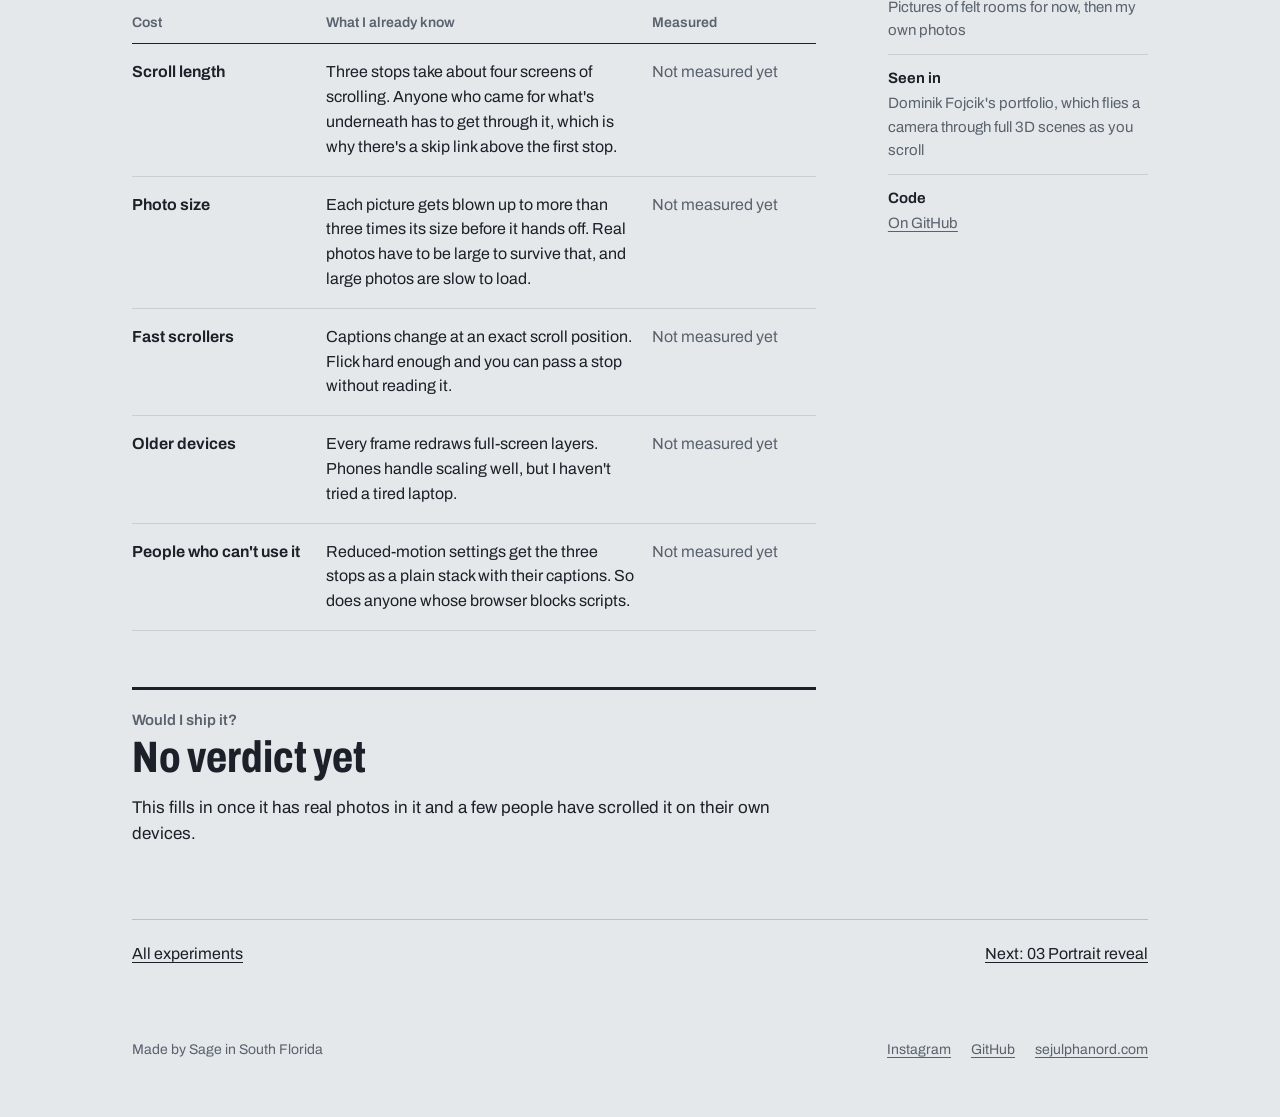
<file: scroll-through-places/index.html>
<!DOCTYPE html>
<html lang="en">
<head>
<meta charset="UTF-8">
<meta name="viewport" content="width=device-width, initial-scale=1">
<title>Scroll through places | Made You Look</title>
<meta name="description" content="Scrolling pushes you into one place until the next one opens up inside it.">
<meta property="og:title" content="Scroll through places | Made You Look">
<meta property="og:description" content="Scrolling pushes you into one place until the next one opens up inside it.">
<link rel="icon" href="data:image/svg+xml,<svg xmlns='http://www.w3.org/2000/svg' viewBox='0 0 32 32'><rect width='32' height='32' rx='4' fill='%232a3a74'/><text x='16' y='23' font-family='Arial' font-weight='700' font-size='20' text-anchor='middle' fill='%23f3ecdc'>S</text></svg>">
<link rel="preconnect" href="https://fonts.googleapis.com">
<link rel="preconnect" href="https://fonts.gstatic.com" crossorigin>
<link href="https://fonts.googleapis.com/css2?family=Archivo:wdth,wght@62..125,400..800&display=swap" rel="stylesheet">
<link rel="stylesheet" href="../assets/site.css">
</head>
<body>
<div class="page" style="padding-bottom:0">

  <nav class="topnav" aria-label="Site">
    <a href="../">Made You Look</a>
    <a href="https://hellasage.com">Hella Sage</a>
  </nav>

  <header class="xhead">
    <div class="meta">
      <span class="num">02</span>
      <span class="status">Mechanic is up, needs my photos</span>
    </div>
    <h1>Scroll through places</h1>
    <p class="lede">Scrolling pushes you into one place until the next one opens up inside it. No clicking, no slides, just the scroll you were already doing.</p>
  </header>

  <p class="trip-intro">Three stops, starting right below. <a href="#writeup">Skip to the write-up</a></p>
</div>

<!--
  Each .stop is one place, and each place is one flat picture.
  To use a real photo: replace the two files named in that stop's <picture> (a wide one for
  landscape screens, a tall one for phones), describe it in the img's alt, and rewrite the caption.
  One file is fine too: delete the <source> line and it gets cropped to fit.
  Add or remove stops freely. The script counts them.
-->
<section class="trip" id="trip" aria-label="The trip">
  <div class="trip-view">

    <figure class="stop">
      <div class="plate">
        <picture>
          <source media="(orientation: portrait)" srcset="./room-1-tall.webp">
          <img src="./room-1-wide.webp" width="1920" height="1200" alt="" decoding="async">
        </picture>
      </div>
      <figcaption>
        <p class="small">Stop 1 of 3</p>
        <h3>A caption stays pinned here</h3>
        <p>The picture behind it keeps moving. This is where I'd say what happened in this place.</p>
      </figcaption>
    </figure>

    <figure class="stop">
      <div class="plate">
        <picture>
          <source media="(orientation: portrait)" srcset="./room-2-tall.webp">
          <img src="./room-2-wide.webp" width="1920" height="1200" alt="" decoding="async">
        </picture>
      </div>
      <figcaption>
        <p class="small">Stop 2 of 3</p>
        <h3>It swaps at the doorway</h3>
        <p>The caption changes the moment the next room fills the screen, so the words and the picture never disagree.</p>
      </figcaption>
    </figure>

    <figure class="stop">
      <div class="plate">
        <picture>
          <source media="(orientation: portrait)" srcset="./room-3-tall.webp">
          <img src="./room-3-wide.webp" width="1920" height="1200" alt="" decoding="async">
        </picture>
      </div>
      <figcaption>
        <p class="small">Stop 3 of 3</p>
        <h3>Last stop</h3>
        <p>Nothing opens inside this one. Keep going and the page turns back into a normal page.</p>
      </figcaption>
    </figure>

    <p class="trip-hint" id="hint" aria-hidden="true">Keep scrolling</p>
    <div class="trip-bar" id="bar" aria-hidden="true"></div>
  </div>
</section>

<div class="page" id="writeup" style="padding-top:8px">
  <p class="muted small">Stand-in rooms. Each one gets swapped for a photo of a place I've worked or shot in.</p>

  <div class="cols">
    <main>

      <section aria-labelledby="how">
        <h2 id="how">How it works</h2>
        <p>Every place is a full-screen layer. The one you're in grows as you scroll, and the next one sits in the middle of it at 30% size, growing at the same rate. When the small one reaches full size it becomes the one you're in. Every layer follows the same curve, just offset, so the zoom keeps one steady speed straight through each handoff.</p>
        <p>It runs on the browser's own scrolling. The section is very tall and the view sticks to the top of the window while you pass through. Your scrollbar, keyboard, trackpad and thumb all work the way they always do. Where the browser supports it, the zoom is tied directly to the scroll position and never passes through a script, which is what keeps it from stuttering on a phone.</p>
      </section>

      <section aria-labelledby="cost">
        <h2 id="cost">What it costs</h2>
        <p class="muted">Numbers go in once I've run it on more than my own laptop.</p>
        <div class="costs">
          <div class="head" aria-hidden="true"><span>Cost</span><span>What I already know</span><span>Measured</span></div>
          <dl>
            <div>
              <dt>Scroll length</dt>
              <dd>Three stops take about four screens of scrolling. Anyone who came for what's underneath has to get through it, which is why there's a skip link above the first stop.</dd>
              <dd class="measured">Not measured yet</dd>
            </div>
            <div>
              <dt>Photo size</dt>
              <dd>Each picture gets blown up to more than three times its size before it hands off. Real photos have to be large to survive that, and large photos are slow to load.</dd>
              <dd class="measured">Not measured yet</dd>
            </div>
            <div>
              <dt>Fast scrollers</dt>
              <dd>Captions change at an exact scroll position. Flick hard enough and you can pass a stop without reading it.</dd>
              <dd class="measured">Not measured yet</dd>
            </div>
            <div>
              <dt>Older devices</dt>
              <dd>Every frame redraws full-screen layers. Phones handle scaling well, but I haven't tried a tired laptop.</dd>
              <dd class="measured">Not measured yet</dd>
            </div>
            <div>
              <dt>People who can't use it</dt>
              <dd>Reduced-motion settings get the three stops as a plain stack with their captions. So does anyone whose browser blocks scripts.</dd>
              <dd class="measured">Not measured yet</dd>
            </div>
          </dl>
        </div>
      </section>

      <section class="verdict" aria-labelledby="verdict">
        <h2 id="verdict" class="label">Would I ship it?</h2>
        <p class="big">No verdict yet</p>
        <p>This fills in once it has real photos in it and a few people have scrolled it on their own devices.</p>
      </section>

    </main>

    <aside aria-labelledby="plan">
      <h2 id="plan" class="label">Build notes</h2>
      <dl class="plan">
        <dt>Scrolling</dt>
        <dd>The browser's own, plus a sticky view. No scroll library.</dd>
        <dt>Zoom</dt>
        <dd>Layer number n is scaled to 0.3 to the power of n minus how far you've scrolled. One formula, any number of stops, no seam.</dd>
        <dt>Smoothness</dt>
        <dd>A scroll-driven animation where the browser has them, so the zoom runs off the main thread. A script does the same job in older browsers.</dd>
        <dt>Scenes</dt>
        <dd>Pictures of felt rooms for now, then my own photos</dd>
        <dt>Seen in</dt>
        <dd>Dominik Fojcik's portfolio, which flies a camera through full 3D scenes as you scroll</dd>
        <dt>Code</dt>
        <dd><a href="https://github.com/SageWiz/made-you-look/tree/main/scroll-through-places">On GitHub</a></dd>
      </dl>
    </aside>
  </div>

  <nav class="nextnav" aria-label="More experiments">
    <a href="../">All experiments</a>
    <a href="../portrait-reveal/">Next: 03 Portrait reveal</a>
  </nav>

  <footer class="site">
    <span>Made by Sage in South Florida</span>
    <nav aria-label="Elsewhere">
      <a href="https://www.instagram.com/hellasage/">Instagram</a>
      <a href="https://github.com/sagewiz">GitHub</a>
      <a href="https://sejulphanord.com">sejulphanord.com</a>
    </nav>
  </footer>
</div>

<script>
(() => {
  const trip = document.getElementById('trip');
  const view = trip.querySelector('.trip-view');
  const stops = [...trip.querySelectorAll('.stop')];
  const plates = stops.map((s) => s.querySelector('.plate'));
  const captions = stops.map((s) => s.querySelector('figcaption'));
  const bar = document.getElementById('bar'), hint = document.getElementById('hint');
  const reduce = window.matchMedia('(prefers-reduced-motion: reduce)');
  const n = stops.length;

  // The next place sits inside the current one at this fraction of its size.
  const DOOR = 0.3;
  const RATE = Math.log(1 / DOOR);   // how much zoom one stop's worth of scrolling adds

  // Where every layer is, for a position P along the trip (0 = start of stop 1, n = the very end).
  // Layer j is DOOR^(j - P): it's the door-sized picture when you're one stop away and full size
  // when you arrive. Because it's one curve, the zoom never changes speed at a handoff.
  function scaleAt(j, P) {
    if (j === n - 1 && P > j) {
      // The last place has nothing inside it, so it eases to a stop instead of zooming on.
      return Math.exp((RATE / 4) * (1 - Math.exp(-4 * (P - j))));
    }
    return Math.pow(DOOR, j - Math.min(P, j + 1));
  }

  // ---- preferred: let the browser tie the zoom to the scroll position itself ----
  let anims = [];
  function startNative() {
    const timeline = new ViewTimeline({ subject: trip, axis: 'block' });
    // "contain" runs from the moment the section's top reaches the top of the screen
    // to the moment its bottom reaches the bottom: exactly the stretch where the view is stuck.
    const opts = { timeline, rangeStart: 'contain 0%', rangeEnd: 'contain 100%', fill: 'both', easing: 'linear' };
    const STEPS = 10;   // straight-line pieces per stop; plenty to follow the curve
    plates.forEach((plate, j) => {
      const frames = [];
      for (let k = 0; k <= n * STEPS; k++) {
        const P = k / STEPS;
        frames.push({ offset: P / n, transform: 'scale(' + scaleAt(j, P).toFixed(5) + ')', opacity: 1 });
      }
      // Once the next place has covered this one, drop it so it isn't drawn for nothing.
      if (j < n - 1) {
        const gone = (j + 1) / n;
        frames.forEach((f) => { if (f.offset > gone + 1e-6) f.opacity = 0; });
      }
      anims.push(plate.animate(frames, opts));
    });
    captions.forEach((cap, j) => {
      const a = j / n, b = (j + 1) / n, e = 0.004;
      const frames = [];
      if (j > 0) frames.push({ offset: 0, opacity: 0 }, { offset: a - e, opacity: 0 });
      frames.push({ offset: a, opacity: 1 });
      if (j < n - 1) frames.push({ offset: b - e, opacity: 1 }, { offset: b, opacity: 0 }, { offset: 1, opacity: 0 });
      else frames.push({ offset: 1, opacity: 1 });
      anims.push(cap.animate(frames, opts));
    });
    anims.push(bar.animate([{ transform: 'scaleX(0)' }, { transform: 'scaleX(1)' }], opts));
    anims.push(hint.animate([{ offset: 0, opacity: 1 }, { offset: 0.02, opacity: 0 }, { offset: 1, opacity: 0 }], opts));
  }
  function stopNative() { anims.forEach((a) => a.cancel()); anims = []; }

  // ---- fallback: the same positions, set from a scroll listener ----
  let queued = false;
  function update() {
    queued = false;
    if (!trip.classList.contains('scripted')) return;
    const r = trip.getBoundingClientRect();
    const span = r.height - view.offsetHeight;
    const p = span > 0 ? Math.max(0, Math.min(1, -r.top / span)) : 0;
    const P = p * n, i = Math.min(n - 1, Math.floor(P));
    plates.forEach((plate, j) => {
      plate.style.transform = 'scale(' + scaleAt(j, P).toFixed(5) + ')';
      plate.style.opacity = j < i ? '0' : '1';
    });
    captions.forEach((cap, j) => { cap.style.opacity = j === i ? '1' : '0'; });
    bar.style.transform = 'scaleX(' + p.toFixed(4) + ')';
    hint.style.opacity = p > 0.02 ? '0' : '1';
  }
  function queue() { if (!queued) { queued = true; requestAnimationFrame(update); } }

  function clearInline() {
    plates.forEach((el) => { el.style.transform = ''; el.style.opacity = ''; });
    captions.forEach((el) => { el.style.opacity = ''; });
    bar.style.transform = ''; hint.style.opacity = '';
  }

  function setMode() {
    stopNative();
    clearInline();
    const live = !reduce.matches;
    const native = live && typeof ViewTimeline === 'function';
    trip.classList.toggle('live', live);
    trip.classList.toggle('scripted', live && !native);
    if (native) {
      try { startNative(); }
      catch (_) { stopNative(); trip.classList.add('scripted'); }
    }
    queue();
  }

  window.addEventListener('scroll', queue, { passive: true });
  window.addEventListener('resize', queue);
  if (reduce.addEventListener) reduce.addEventListener('change', setMode);
  setMode();
})();
</script>
</body>
</html>
</file>
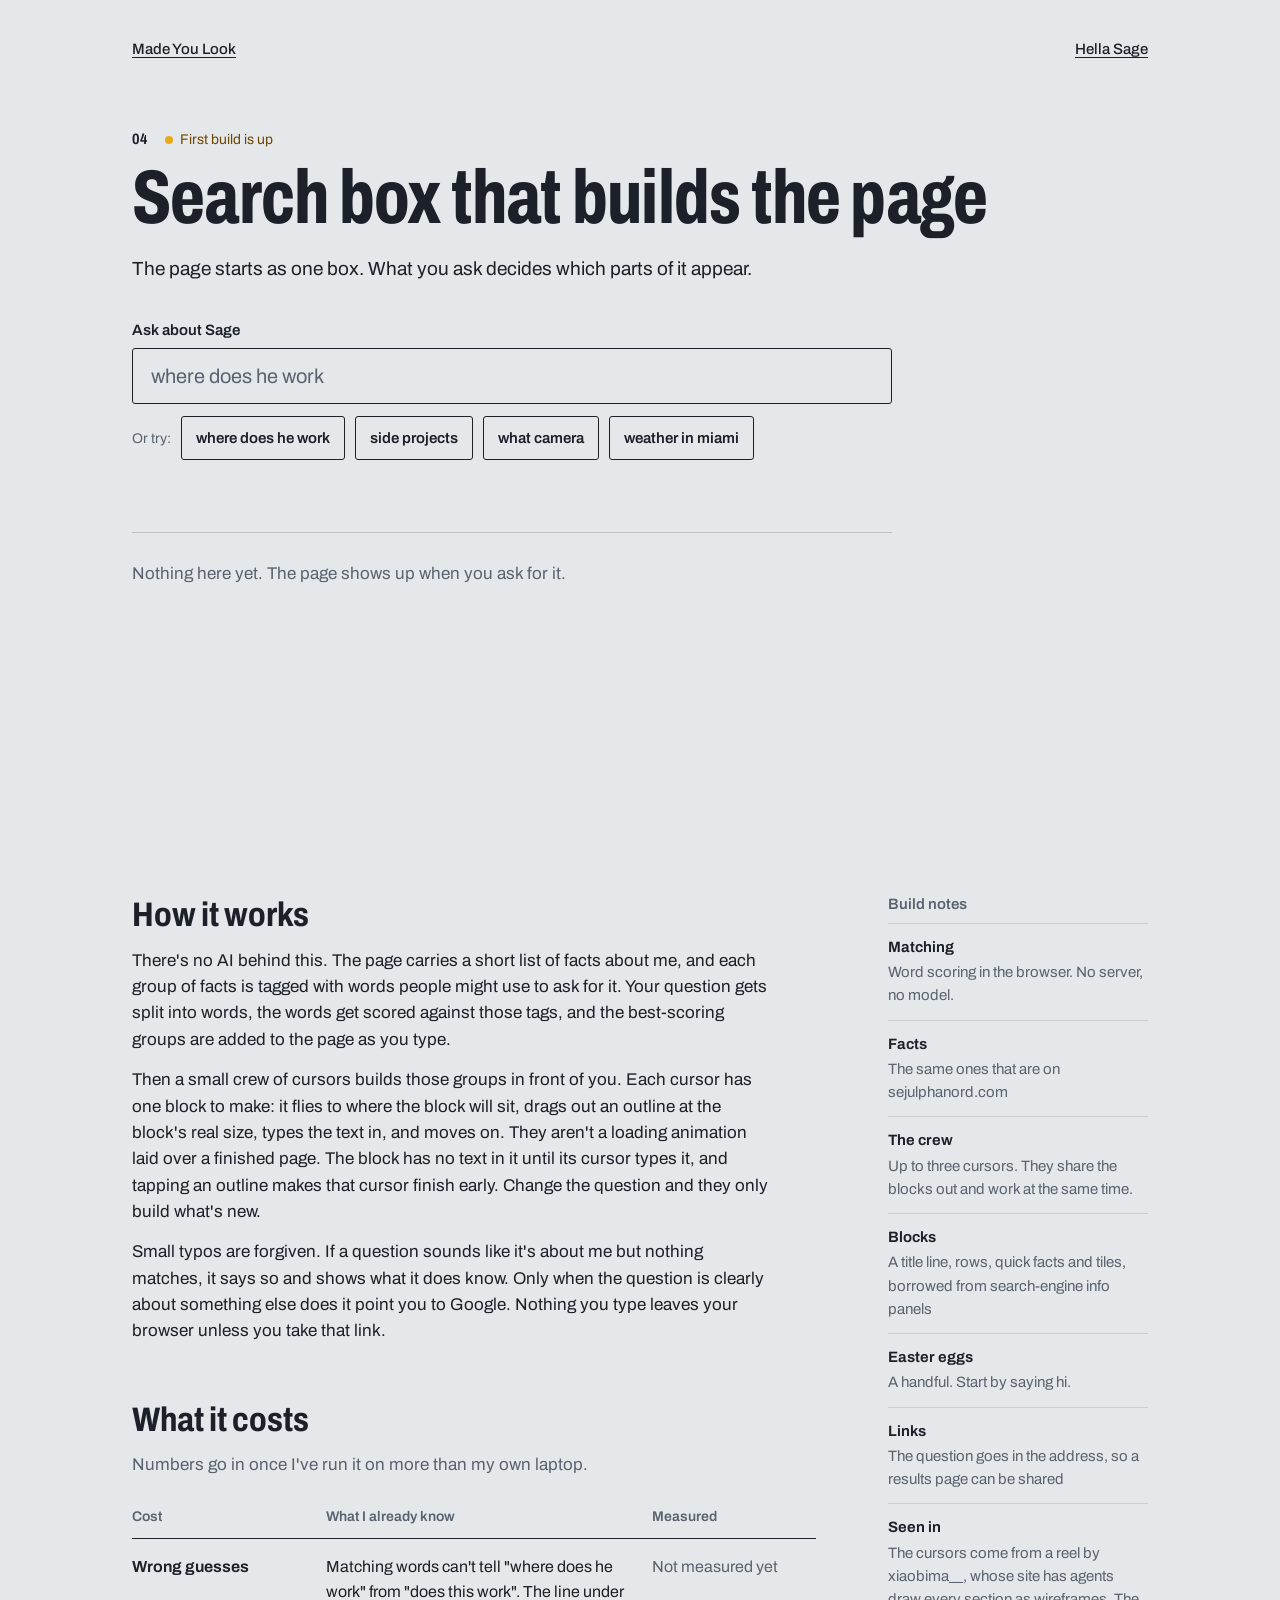
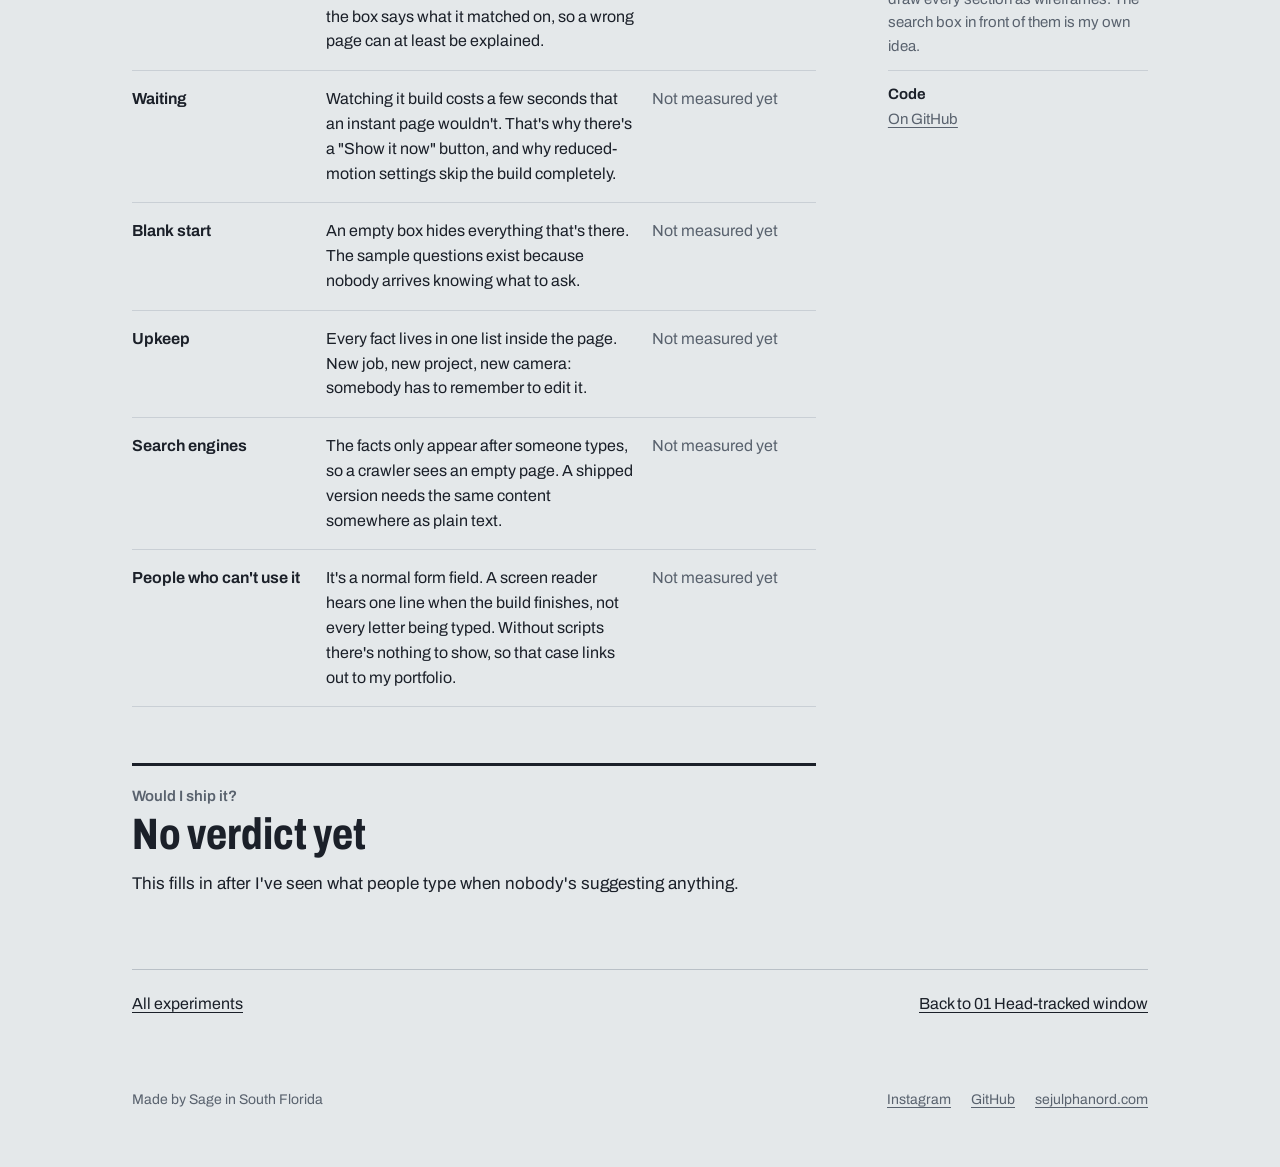
<file: search-builds-the-page/index.html>
<!DOCTYPE html>
<html lang="en">
<head>
<meta charset="UTF-8">
<meta name="viewport" content="width=device-width, initial-scale=1">
<title>Search box that builds the page | Made You Look</title>
<meta name="description" content="The page starts as one box. What you ask decides which parts of it appear.">
<meta property="og:title" content="Search box that builds the page | Made You Look">
<meta property="og:description" content="The page starts as one box. What you ask decides which parts of it appear.">
<link rel="icon" href="data:image/svg+xml,<svg xmlns='http://www.w3.org/2000/svg' viewBox='0 0 32 32'><rect width='32' height='32' rx='4' fill='%232a3a74'/><text x='16' y='23' font-family='Arial' font-weight='700' font-size='20' text-anchor='middle' fill='%23f3ecdc'>S</text></svg>">
<link rel="preconnect" href="https://fonts.googleapis.com">
<link rel="preconnect" href="https://fonts.gstatic.com" crossorigin>
<link href="https://fonts.googleapis.com/css2?family=Archivo:wdth,wght@62..125,400..800&display=swap" rel="stylesheet">
<link rel="stylesheet" href="../assets/site.css">
</head>
<body>
<div class="page">

  <nav class="topnav" aria-label="Site">
    <a href="../">Made You Look</a>
    <a href="https://hellasage.com">Hella Sage</a>
  </nav>

  <header class="xhead">
    <div class="meta">
      <span class="num">04</span>
      <span class="status">First build is up</span>
    </div>
    <h1>Search box that builds the page</h1>
    <p class="lede">The page starts as one box. What you ask decides which parts of it appear.</p>
  </header>

  <section aria-label="Live demo">
    <form class="askbox" id="form" role="search" autocomplete="off">
      <label for="q">Ask about Sage</label>
      <input id="q" name="q" type="search" maxlength="120" placeholder="where does he work" autocapitalize="off" autocorrect="off" spellcheck="false" enterkeyhint="search">
      <div class="tries">
        <span class="muted small">Or try:</span>
        <button type="button" class="btn ghost" data-try="where does he work">where does he work</button>
        <button type="button" class="btn ghost" data-try="side projects">side projects</button>
        <button type="button" class="btn ghost" data-try="what camera">what camera</button>
        <button type="button" class="btn ghost" data-try="weather in miami">weather in miami</button>
      </div>
    </form>

    <div class="crewbar">
      <p id="status" role="status"></p>
      <button type="button" class="btn ghost" id="skip" hidden>Show it now</button>
    </div>

    <!-- .built holds the real page. .crew is the layer the cursors and wireframes move around in. -->
    <div class="built" id="built">
      <p class="empty">Nothing here yet. The page shows up when you ask for it.</p>
      <div class="crew" id="crew" aria-hidden="true"></div>
    </div>
    <noscript><p class="muted">This one needs JavaScript. Everything it knows is also on <a href="https://sejulphanord.com">sejulphanord.com</a>.</p></noscript>
  </section>

  <div class="cols">
    <main>

      <section aria-labelledby="how">
        <h2 id="how">How it works</h2>
        <p>There's no AI behind this. The page carries a short list of facts about me, and each group of facts is tagged with words people might use to ask for it. Your question gets split into words, the words get scored against those tags, and the best-scoring groups are added to the page as you type.</p>
        <p>Then a small crew of cursors builds those groups in front of you. Each cursor has one block to make: it flies to where the block will sit, drags out an outline at the block's real size, types the text in, and moves on. They aren't a loading animation laid over a finished page. The block has no text in it until its cursor types it, and tapping an outline makes that cursor finish early. Change the question and they only build what's new.</p>
        <p>Small typos are forgiven. If a question sounds like it's about me but nothing matches, it says so and shows what it does know. Only when the question is clearly about something else does it point you to Google. Nothing you type leaves your browser unless you take that link.</p>
      </section>

      <section aria-labelledby="cost">
        <h2 id="cost">What it costs</h2>
        <p class="muted">Numbers go in once I've run it on more than my own laptop.</p>
        <div class="costs">
          <div class="head" aria-hidden="true"><span>Cost</span><span>What I already know</span><span>Measured</span></div>
          <dl>
            <div>
              <dt>Wrong guesses</dt>
              <dd>Matching words can't tell "where does he work" from "does this work". The line under the box says what it matched on, so a wrong page can at least be explained.</dd>
              <dd class="measured">Not measured yet</dd>
            </div>
            <div>
              <dt>Waiting</dt>
              <dd>Watching it build costs a few seconds that an instant page wouldn't. That's why there's a "Show it now" button, and why reduced-motion settings skip the build completely.</dd>
              <dd class="measured">Not measured yet</dd>
            </div>
            <div>
              <dt>Blank start</dt>
              <dd>An empty box hides everything that's there. The sample questions exist because nobody arrives knowing what to ask.</dd>
              <dd class="measured">Not measured yet</dd>
            </div>
            <div>
              <dt>Upkeep</dt>
              <dd>Every fact lives in one list inside the page. New job, new project, new camera: somebody has to remember to edit it.</dd>
              <dd class="measured">Not measured yet</dd>
            </div>
            <div>
              <dt>Search engines</dt>
              <dd>The facts only appear after someone types, so a crawler sees an empty page. A shipped version needs the same content somewhere as plain text.</dd>
              <dd class="measured">Not measured yet</dd>
            </div>
            <div>
              <dt>People who can't use it</dt>
              <dd>It's a normal form field. A screen reader hears one line when the build finishes, not every letter being typed. Without scripts there's nothing to show, so that case links out to my portfolio.</dd>
              <dd class="measured">Not measured yet</dd>
            </div>
          </dl>
        </div>
      </section>

      <section class="verdict" aria-labelledby="verdict">
        <h2 id="verdict" class="label">Would I ship it?</h2>
        <p class="big">No verdict yet</p>
        <p>This fills in after I've seen what people type when nobody's suggesting anything.</p>
      </section>

    </main>

    <aside aria-labelledby="plan">
      <h2 id="plan" class="label">Build notes</h2>
      <dl class="plan">
        <dt>Matching</dt>
        <dd>Word scoring in the browser. No server, no model.</dd>
        <dt>Facts</dt>
        <dd>The same ones that are on sejulphanord.com</dd>
        <dt>The crew</dt>
        <dd>Up to three cursors. They share the blocks out and work at the same time.</dd>
        <dt>Blocks</dt>
        <dd>A title line, rows, quick facts and tiles, borrowed from search-engine info panels</dd>
        <dt>Easter eggs</dt>
        <dd>A handful. Start by saying hi.</dd>
        <dt>Links</dt>
        <dd>The question goes in the address, so a results page can be shared</dd>
        <dt>Seen in</dt>
        <dd>The cursors come from a reel by xiaobima__, whose site has agents draw every section as wireframes. The search box in front of them is my own idea.</dd>
        <dt>Code</dt>
        <dd><a href="https://github.com/SageWiz/made-you-look/tree/main/search-builds-the-page">On GitHub</a></dd>
      </dl>
    </aside>
  </div>

  <nav class="nextnav" aria-label="More experiments">
    <a href="../">All experiments</a>
    <a href="../head-tracked-window/">Back to 01 Head-tracked window</a>
  </nav>

  <footer class="site">
    <span>Made by Sage in South Florida</span>
    <nav aria-label="Elsewhere">
      <a href="https://www.instagram.com/hellasage/">Instagram</a>
      <a href="https://github.com/sagewiz">GitHub</a>
      <a href="https://sejulphanord.com">sejulphanord.com</a>
    </nav>
  </footer>

</div>

<script>
(() => {
  // ---------------------------------------------------------------------------
  // Everything the box knows. Edit here when something about you changes.
  // Each topic has: label (shown in "Matched on"), keys (word: weight), build().
  // Keys are lowercase with a trailing "s" removed ("projects" is "project").
  // ---------------------------------------------------------------------------
  const WHO = {
    name: 'Sejul Phanord',
    meta: 'Goes by Sage. Product Owner, Food & Beverage Technology, Royal Caribbean Group.'
  };

  const TOPICS = [
    {
      id: 'work', label: 'work',
      keys: { work: 2, job: 2, role: 2, employer: 2, company: 2, career: 2, royal: 2, caribbean: 2, cruise: 1.5,
              product: 1.5, owner: 1.5, analyst: 1.5, title: 1.5, position: 1.5, experience: 2, resume: 2, cv: 2,
              profession: 2, beverage: 1.5, food: 1, 'do': 1.5 },
      build: () => [
        block('Roles at Royal Caribbean Group', rows([
          ['Product Owner', 'Aug 2025 to now'],
          ['Product Analyst', 'Dec 2022 to 2024'],
          ['IT Project Coordinator, Food & Beverage', 'Jul to Dec 2022']
        ])),
        block('What the work covers', rows([
          ['Product ownership and delivery', ''],
          ['Field ops and shipboard rollouts', ''],
          ['Systems thinking', '']
        ])),
        block('More', rows([
          ['The full story', 'sejulphanord.com', 'https://sejulphanord.com'],
          ['Résumé', 'Word file', 'https://sejulphanord.com/Sejul-Phanord-CV.docx']
        ]))
      ]
    },
    {
      id: 'school', label: 'school',
      keys: { school: 2, degree: 2, college: 2, university: 2, study: 2, studied: 2, education: 2, engineering: 2,
              engineer: 1.5, math: 2, mathematic: 2, nova: 2, major: 2, minor: 1.5, graduate: 2, graduated: 2, industrial: 2 },
      build: () => [
        block('Education', facts([
          ['Degree', 'B.S. in Industrial Engineering'],
          ['Minor', 'Mathematics'],
          ['School', 'Nova Southeastern University']
        ]))
      ]
    },
    {
      id: 'where', label: 'location',
      keys: { based: 2, live: 2, location: 2, located: 2, city: 1.5, hometown: 2, where: 0.5, florida: 0.5, miami: 0.5, from: 0.5 },
      build: () => [ block('Where', facts([['Based in', 'South Florida']])) ]
    },
    {
      id: 'projects', label: 'side projects',
      keys: { project: 2, side: 1.5, built: 1.5, build: 1.5, made: 1, quiz: 2, close: 1, enough: 1, cafecito: 2, coffee: 2,
              hellasage: 2, tinkering: 2, app: 1.5, github: 1.5, code: 1.5, hobby: 1 },
      build: () => [
        block('Side projects', tiles([
          { title: 'Close Enough', status: 'Live', text: 'A 20-question quiz that plots how personal and how touchy you are, from family all the way out to strangers.', link: ['Take the quiz', 'https://hellasage.com/close-enough/'] },
          { title: 'Made You Look', status: 'Live', text: "The series you're in right now. Rebuilding bits of UX and UI that grab attention, then asking if they're worth shipping.", link: ['See all four', '../'] },
          { title: 'Cafecito', status: 'Office only', quiet: true, text: "A Power Platform vote for rounding up the after-lunch Cuban coffee run. It lives inside work, so there's nothing to click." }
        ]))
      ]
    },
    {
      id: 'photos', label: 'photography',
      keys: { photo: 2, photography: 2, photographer: 2, camera: 2, lens: 2, shoot: 2, picture: 2, sony: 2, sigma: 2,
              portrait: 2, gear: 1.5, hobby: 1 },
      build: () => [
        block('Photography', facts([
          ['Camera', 'Sony a6300'],
          ['Lens', 'Sigma 18-50mm'],
          ['Shoots', 'Portraits, events, sports, nature, travel and ships']
        ])),
        block('See them', rows([
          ['Photo gallery', 'sejulphanord.com', 'https://sejulphanord.com'],
          ['Instagram', '@hellasage', 'https://www.instagram.com/hellasage/']
        ]))
      ]
    },
    {
      id: 'contact', label: 'getting in touch',
      keys: { contact: 2, email: 2, reach: 2, hire: 2, hiring: 2, linkedin: 2, instagram: 2, message: 2, talk: 1.5,
              social: 1.5, available: 1.5, freelance: 2, consulting: 2, collaborate: 2 },
      build: () => [
        block('Get in touch', rows([
          ['Send a note', 'Contact form', 'https://sejulphanord.com/#contact'],
          ['LinkedIn', 'sejul-phanord', 'https://www.linkedin.com/in/sejul-phanord/'],
          ['Instagram', '@hellasage', 'https://www.instagram.com/hellasage/']
        ])),
        block('Open to', facts([['Right now', 'Product roles, consulting, and creative collaborations']]))
      ]
    },
    {
      id: 'series', label: 'this series',
      keys: { experiment: 2, ux: 2, ui: 2, series: 2, look: 1, made: 1 },
      build: () => [
        block('This series', tiles([
          { title: 'Made You Look', status: 'Live', text: 'Four experiments so far: a head-tracked window, a scroll through places, a portrait made of characters, and this box.', link: ['See all four', '../'] }
        ]))
      ]
    },
    {
      id: 'who', label: 'who he is',
      keys: { who: 1, sage: 1, sejul: 1, phanord: 1, name: 1, bio: 2, background: 1.5, yourself: 1, about: 0.5 },
      build: () => [
        block('Quick facts', facts([
          ['Role', 'Product Owner, Food & Beverage Technology'],
          ['Company', 'Royal Caribbean Group'],
          ['Based in', 'South Florida'],
          ['Degree', 'B.S. in Industrial Engineering, minor in Mathematics']
        ])),
        block('Elsewhere', rows([
          ['Portfolio', 'sejulphanord.com', 'https://sejulphanord.com'],
          ['Side projects', 'hellasage.com', 'https://hellasage.com']
        ]))
      ]
    }
  ];

  // Words that carry no meaning for matching.
  const SKIP = new Set(('a an the is are was were be been am do does did he his him she her they them you your i me my we our ' +
    'of in on at to for and or but what whats which how tell show give can could would will with it its this that these those ' +
    'has have had any there here please so if as by not no yes s t').split(' '));

  // ---------------------------------------------------------------------------
  // Small DOM helpers. Text always goes in with textContent, never as markup.
  // ---------------------------------------------------------------------------
  function el(tag, cls, text) {
    const n = document.createElement(tag);
    if (cls) n.className = cls;
    if (text != null) n.textContent = text;
    return n;
  }
  function block(title, body) {
    const b = el('section', 'block');
    b.append(el('h3', null, title), body);
    return b;
  }
  function rows(items) {
    const wrap = el('div', 'rows');
    items.forEach(([left, right, href]) => {
      const row = href ? el('a') : el('div');
      if (href) row.href = href;
      row.append(el('span', null, left), el('span', null, right));
      wrap.append(row);
    });
    return wrap;
  }
  function facts(items) {
    const dl = el('dl', 'facts');
    items.forEach(([k, v]) => dl.append(el('dt', null, k), el('dd', null, v)));
    return dl;
  }
  function tiles(items) {
    const wrap = el('div', 'tiles');
    items.forEach((t) => {
      const a = el('article', 'tile');
      const top = el('div', 'top');
      top.append(el('h4', null, t.title), el('span', 'status' + (t.quiet ? ' quiet' : ''), t.status));
      a.append(top, el('p', null, t.text));
      if (t.link) {
        const p = el('p', 'go'), link = el('a', null, t.link[0]);
        link.href = t.link[1];
        p.append(link);
        a.append(p);
      }
      wrap.append(a);
    });
    return wrap;
  }

  // ---------------------------------------------------------------------------
  // Matching
  // ---------------------------------------------------------------------------
  // Lowercase, strip accents and apostrophes, turn punctuation into spaces. Emoji survive.
  function plain(q) {
    return q.toLowerCase().normalize('NFD').replace(/[̀-ͯ]/g, '').replace(/['’`]/g, '')
      .replace(/[^\p{L}\p{N}\p{Extended_Pictographic}\s]/gu, ' ').replace(/\s+/g, ' ').trim();
  }
  function rawWords(q) { return plain(q).replace(/[^a-z0-9\s]/g, ' ').split(/\s+/).filter(Boolean); }
  function words(q) {
    const raw = rawWords(q);
    const out = raw
      .map((w) => (w.length > 3 && w.endsWith('s') && !w.endsWith('ss')) ? w.slice(0, -1) : w)
      .filter((w) => !SKIP.has(w));
    // "do" is noise in "how do I..." but it's the whole point of "what does he do".
    if (raw.length > 1 && raw[raw.length - 1] === 'do') out.push('do');
    return out;
  }
  // True if two words are one slip apart: a wrong letter, a missing or extra letter, or two swapped.
  function near(a, b) {
    const la = a.length, lb = b.length;
    if (Math.abs(la - lb) > 1) return false;
    let i = 0;
    while (i < la && i < lb && a[i] === b[i]) i++;
    if (la === lb) {
      if (a.slice(i + 1) === b.slice(i + 1)) return true;                                   // wrong letter
      return a[i] === b[i + 1] && a[i + 1] === b[i] && a.slice(i + 2) === b.slice(i + 2);   // swapped pair
    }
    return la > lb ? a.slice(i + 1) === b.slice(i) : a.slice(i) === b.slice(i + 1);         // extra or missing
  }
  function score(topic, tokens) {
    let total = 0;
    for (const t of tokens) {
      if (topic.keys[t] != null) { total += topic.keys[t]; continue; }
      let best = 0;
      for (const k in topic.keys) {
        // Half-typed words still count for a bit, so the page builds while you type.
        if (t.length >= 3 && k.startsWith(t)) best = Math.max(best, topic.keys[k] * 0.6);
        // So do near misses, as long as the word is long enough for a typo to be the likely story.
        else if (t.length >= 5 && k.length >= 5 && near(t, k)) best = Math.max(best, topic.keys[k] * 0.8);
      }
      total += best;
    }
    return total;
  }
  function match(q) {
    const tokens = words(q);
    const scored = TOPICS.map((t) => ({ t, s: score(t, tokens) })).filter((x) => x.s >= 1).sort((a, b) => b.s - a.s);
    if (!scored.length) return [];
    const top = scored[0].s;
    let hits = scored.filter((x) => x.s >= top * 0.6).slice(0, 3).map((x) => x.t);
    // The side-projects block already includes this series, so don't show it twice.
    if (hits.some((t) => t.id === 'projects')) hits = hits.filter((t) => t.id !== 'series');
    return hits;
  }

  // ---------------------------------------------------------------------------
  // Building the page
  //
  // A query turns into a plan: an ordered list of blocks. The plan is compared with
  // what's already on the page. Blocks that are no longer wanted go, blocks that are
  // still wanted stay put, and each new block is handed to a cursor to build.
  //
  // A new block is put in the page straight away but kept invisible, so it already
  // takes up its final space. That's what lets a cursor outline it at its true size
  // before any of it shows.
  // ---------------------------------------------------------------------------
  const input = document.getElementById('q'), form = document.getElementById('form');
  const built = document.getElementById('built'), crew = document.getElementById('crew');
  const statusEl = document.getElementById('status'), skipBtn = document.getElementById('skip');
  const reduce = window.matchMedia('(prefers-reduced-motion: reduce)').matches;
  const CREW = 3;                 // most cursors working at once
  const FLY = 340, DRAW = 460;    // ms to reach a block, and to drag its outline

  let run = 0;                    // goes up every time a new build starts
  let jobs = [];                  // the blocks being built right now
  let shown = 'empty';

  function headBlock() {
    const b = el('section', 'block');
    b.append(el('h2', 'kp-title', WHO.name), el('p', 'kp-meta', WHO.meta));
    return b;
  }
  function googleBlock(q) {
    const b = el('section', 'block');
    const line = el('p', null, "This box only knows about me. For everything else there's a bigger one.");
    line.style.cssText = 'margin-top:10px;font-size:17px';
    const link = el('a', 'btn primary', 'Search Google for "' + q + '"');
    link.href = 'https://www.google.com/search?q=' + encodeURIComponent(q);
    const p = el('p'); p.style.marginTop = '22px'; p.append(link);
    b.append(el('h2', 'kp-title', 'Bro, go to Google.'), line, p);
    return b;
  }

  // ---------------------------------------------------------------------------
  // Things the box answers that aren't facts about me.
  // ---------------------------------------------------------------------------
  function say(title, text) {
    const b = el('section', 'block');
    b.append(el('h2', 'kp-title', title));
    if (text) { const p = el('p', null, text); p.style.cssText = 'margin-top:10px;font-size:17px;max-width:52ch'; b.append(p); }
    return b;
  }
  // A row of questions the box can answer. Tapping one asks it.
  function ideas() {
    const wrap = el('div', 'tries');
    ['where does he work', 'school', 'side projects', 'what camera', 'how do I reach him'].forEach((q) => {
      const b = el('button', 'btn ghost', q);
      b.type = 'button'; b.dataset.ask = q;
      wrap.append(b);
    });
    return wrap;
  }
  // Line drawings for the cursors. Each stroke is drawn by whichever cursor gets it.
  const SKETCHES = {
    smiley: { alt: 'A smiley face', strokes: ['M120 22a98 98 0 1 0 .1 0z', 'M88 88v26', 'M72 146q48 52 96 0', 'M152 88v26'] },
    heart:  { alt: 'A heart', box: '0 40 240 180', strokes: ['M120 200C40 150 20 100 50 70c25-24 55-12 70 12', 'M120 200c80-50 100-100 70-130c-25-24-55-12-70 12'] },
    ooo:    { alt: 'Three circles, spelling ooo', box: '0 76 240 88', strokes: ['M46 88a32 32 0 1 0 .1 0z', 'M120 88a32 32 0 1 0 .1 0z', 'M194 88a32 32 0 1 0 .1 0z'] },
    eyes:   { alt: 'A pair of eyes that follow your pointer', box: '0 52 240 136', strokes: ['M72 62a44 58 0 1 0 .1 0z', 'M168 62a44 58 0 1 0 .1 0z'],
              extra: '<circle class="pupil" data-cx="72" data-cy="120" cx="72" cy="120" r="15"/><circle class="pupil" data-cx="168" data-cy="120" cx="168" cy="120" r="15"/>' }
  };
  function sketch(name) {
    const def = SKETCHES[name];
    const b = el('section', 'block sketch');
    b.dataset.sketch = name;
    b.innerHTML = '<svg viewBox="' + (def.box || '0 0 240 240') + '" role="img" aria-label="' + def.alt + '">' +
      def.strokes.map((d) => '<path data-stroke d="' + d + '"/>').join('') + (def.extra || '') + '</svg>';
    return b;
  }

  // Checked in order against the tidied-up question. First one that fits wins.
  const EGGS = [
    { id: 'hi', test: /^(hi+|hey+|heya|hello+|hola|yo+|sup|howdy|hiya|whats up|wassup|greetings|good (morning|afternoon|evening)|👋)( there| sage| sejul| bro| man| you| everyone)?$/u,
      parts: () => [['reply', say('Hi back.', 'Nice to meet you. Ask me something, or just enjoy the face.')], ['smiley', sketch('smiley')]] },
    { id: 'how', test: /^(how are you|how are u|how r u|hows it going|how you doing|how are you doing|you good|u good)( today| sage| bro)?$/,
      parts: () => [['reply', say("Can't complain.", "I'm a text box. Somebody types, I answer, the cursors do the heavy lifting.")]] },
    { id: 'thanks', test: /^(thanks|thank you|thank u|thx|ty|tysm|gracias|appreciate it|appreciate you)( so much| a lot| sage| bro| man)?$/,
      parts: () => [['reply', say('Anytime.')], ['heart', sketch('heart')]] },
    { id: 'bye', test: /^(bye|bye bye|goodbye|later|laters|see ya|see you|cya|peace|adios|good night|gn)( sage| bro| man)?$/,
      parts: () => [['reply', say('Later.', 'Thanks for looking. That was the whole point.')]] },
    { id: 'look', test: /^look( at (this|that|me))?$/,
      parts: () => [['eyes', sketch('eyes')], ['reply', say('Made you look.', "Move your mouse or drag a finger around. They'll follow.")]] },
    { id: 'ooo', test: /^(o{3,}h*|oo+h+|wow+|whoa+|woah+|nice+|cool+|sick|dope|fire|🔥)$/u,
      parts: () => [['ooo', sketch('ooo')], ['reply', say("That's the idea.", 'This whole series is things that made me go ooo.')]] },
    { id: 'ai', test: /^((are|r) (you|u)|is this)( an?)? (ai|robot|bot|chatbot|chatgpt|gpt|claude|human|real|alive|person)$|^(ai|chatgpt|robot)$/,
      parts: () => [['reply', say('No AI in here.', 'Just a short list of facts about me and some word matching. The cursors are the closest thing I have to staff.')]] },
    { id: 'joke', test: /\b(joke|make me laugh|something funny)\b/,
      parts: () => [['reply', say('A QA tester walks into a bar.', 'Orders a beer. Orders 0 beers. Orders 99999 beers. Orders a lizard. Orders -1 beers. Then a real customer walks in and asks where the bathroom is, and the bar catches fire.')]] },
    { id: 'marco', test: /^marco$/, parts: () => [['reply', say('Polo.')]] },
    { id: 'ping', test: /^ping$/, parts: () => [['reply', say('Pong.')]] },
    { id: 'sudo', test: /^(sudo|admin|root|password|login|log in|hack|hacker|rm rf|drop table)\b/,
      parts: () => [['reply', say('Nice try.', "There's no back door. It's one HTML file.")]] },
    { id: 'roll', test: /^(do a )?barrel roll$/, after: barrelRoll,
      parts: () => [['reply', say('Wheee.', 'Borrowed from Google, who did it first.')]] }
  ];
  const HELP = /^(help|menu|options|commands|idk|i dont know|what can i ask|what can i search|what do you know|what can you do|what should i ask)$/;
  // Things I'm not putting on a website. Matched after the real topics, so "email address" still works.
  const PRIVATE = new Set(('age old birthday born salary paid pay money earn income rich worth single married wife girlfriend boyfriend ' +
    'dating kid address phone number religion politic vote weight height tall').split(' '));
  const ABOUT_ME = new Set('he his him hes himself sage sejul phanord you your youre yourself u ur'.split(' '));

  function barrelRoll() {
    if (reduce || !document.body.animate) return;
    const root = document.documentElement, body = document.body;
    const before = root.style.overflowX;
    root.style.overflowX = 'clip';
    body.style.transformOrigin = (window.innerWidth / 2) + 'px ' + (window.scrollY + window.innerHeight / 2) + 'px';
    const spin = body.animate([{ transform: 'rotate(0deg)' }, { transform: 'rotate(360deg)' }], { duration: 1200, easing: 'ease-in-out' });
    const tidy = () => { root.style.overflowX = before; body.style.transformOrigin = ''; };
    spin.onfinish = tidy; spin.oncancel = tidy;
  }

  // A pair of drawn eyes: once finished, the pupils follow the pointer for as long as they're on the page.
  function watchEyes(node) {
    const svg = node.querySelector('svg'), pupils = [...node.querySelectorAll('.pupil')];
    const follow = (e) => {
      if (!node.isConnected) { window.removeEventListener('pointermove', follow); window.removeEventListener('pointerdown', follow); return; }
      const r = svg.getBoundingClientRect(), box = svg.viewBox.baseVal, k = box.width / r.width;
      const px = box.x + (e.clientX - r.left) * k, py = box.y + (e.clientY - r.top) * k;
      pupils.forEach((pupil) => {
        const dx = px - Number(pupil.dataset.cx), dy = py - Number(pupil.dataset.cy);
        const d = Math.hypot(dx, dy) || 1, reach = Math.min(1, d / 160);
        pupil.setAttribute('transform', 'translate(' + (dx / d * 22 * reach).toFixed(1) + ' ' + (dy / d * 32 * reach).toFixed(1) + ')');
      });
    };
    window.addEventListener('pointermove', follow, { passive: true });
    window.addEventListener('pointerdown', follow, { passive: true });
  }

  function planFor(q) {
    const text = plain(q);
    const fromParts = (id, parts) => parts.map(([label, node], i) => ({ id: id + ':' + i, label, make: () => node }));

    // 1. Easter eggs and small talk
    const egg = EGGS.find((e) => e.test.test(text));
    if (egg) return { blocks: fromParts('egg:' + egg.id, egg.parts()), why: "That one's an Easter egg.", after: egg.after };
    if (HELP.test(text) || /^\?+$/.test(q.trim())) {
      const b = say("Here's what I know.", 'Pick one, or type your own. There are a few Easter eggs in here too.');
      b.append(ideas());
      return { blocks: [{ id: 'help', label: 'what i know', make: () => b }], why: 'Showing what there is to ask.' };
    }

    // 2. Facts about me
    const hits = match(q);
    if (hits.length) {
      const blocks = [{ id: 'head', label: 'title', make: headBlock }];
      hits.forEach((t) => t.build().forEach((node, i) => {
        blocks.push({ id: t.id + ':' + i, label: node.querySelector('h3').textContent.toLowerCase(), make: () => node });
      }));
      return { blocks, why: 'Matched on: ' + hits.map((t) => t.label).join(', ') + '.' };
    }

    // 3. About me, but not something I answer
    const tokens = words(q), raw = rawWords(q);
    if (tokens.some((t) => PRIVATE.has(t))) {
      const b = say('Not telling.', "Some things don't go on a website. Try one of these.");
      b.append(ideas());
      return { blocks: [{ id: 'private', label: 'not telling', make: () => b }], why: 'Some things stay off the page.' };
    }
    if (raw.some((t) => ABOUT_ME.has(t))) {
      const b = say("Don't have that one.", "That sounds like it's about me, but it isn't in my list. These are.");
      b.append(ideas());
      return { blocks: [{ id: 'unknown:' + text, label: 'no answer', make: () => b }], why: 'Sounds like it is about Sage, but nothing matched.' };
    }

    // 4. Not about me at all
    return { blocks: [{ id: 'google:' + q, label: 'not about me', make: () => googleBlock(q) }], why: 'Nothing about Sage matched.' };
  }

  // ---- animation helpers ----
  const ease = (t) => 1 - Math.pow(1 - t, 3);
  // Runs fn from 0 to 1 over ms. Ends at once if the job is rushed, and stops if it's finished elsewhere.
  function tween(ms, job, fn) {
    return new Promise((resolve) => {
      const t0 = performance.now();
      const frame = (now) => {
        if (job.done) { resolve(false); return; }
        const t = job.rush ? 1 : Math.min(1, (now - t0) / ms);
        fn(t);
        if (t < 1) requestAnimationFrame(frame); else resolve(true);
      };
      requestAnimationFrame(frame);
    });
  }
  const wait = (ms) => new Promise((r) => setTimeout(r, ms));

  // ---- typing: empty every piece of text in a block, then put it back a few letters at a time ----
  function emptyText(block) {
    const walker = document.createTreeWalker(block, NodeFilter.SHOW_TEXT);
    const parts = [];
    let n;
    while ((n = walker.nextNode())) if (n.nodeValue.trim()) parts.push({ node: n, text: n.nodeValue, shown: -1 });
    parts.forEach((part) => { part.node.nodeValue = ''; part.shown = 0; });
    return parts;
  }
  function typeTo(job, count) {
    let before = 0;
    for (const part of job.parts) {
      const want = Math.max(0, Math.min(part.text.length, count - before));
      if (want !== part.shown) { part.node.nodeValue = part.text.slice(0, want); part.shown = want; job.at = part; }
      before += part.text.length;
    }
  }

  // ---- finishing a block, whether its cursor got there or someone hurried it ----
  function finish(job) {
    if (job.done) return;
    job.done = true;
    if (job.path) {
      job.path.style.strokeDashoffset = '0';
      job.path.dataset.done = '1';
      const all = [...job.node.querySelectorAll('[data-stroke]')];
      if (all.every((p) => p.dataset.done)) markDrawn(job.node);
    } else {
      if (job.parts) job.parts.forEach((part) => { part.node.nodeValue = part.text; });
      job.node.style.minHeight = '';
      job.node.classList.remove('pending', 'building');
      if (job.wire) job.wire.remove();
    }
    report();
  }
  function markDrawn(node) {
    if (node.classList.contains('drawn')) return;
    node.classList.add('drawn');
    if (node.dataset.sketch === 'eyes') watchEyes(node);
  }
  const pieces = (n) => n + (n === 1 ? ' piece' : ' pieces');

  function report() {
    if (!jobs.length) return;
    const left = jobs.filter((j) => !j.done).length;
    if (left) {
      const n = Math.min(CREW, jobs.length);
      statusEl.textContent = n + (n === 1 ? ' cursor' : ' cursors') + ' building. ' + (jobs.length - left) + ' of ' + pieces(jobs.length) + ' done.';
      skipBtn.hidden = false;
    } else {
      statusEl.textContent = 'Built ' + pieces(jobs.length) + '. ' + jobs.why;
      skipBtn.hidden = true;
      built.removeAttribute('aria-busy');
      if (jobs.after) { const after = jobs.after; jobs.after = null; after(); }
    }
  }

  // ---- one cursor ----
  function makeCursor(i) {
    const c = el('div', 'cursor a' + (i + 1));
    c.innerHTML = '<svg width="20" height="20" viewBox="0 0 20 20"><path d="M3 2l5.2 15 2.4-6.1L17 8.3z"/></svg>';
    const cur = { el: c, x: 0, y: -40, i };
    cur.move = (x, y) => { cur.x = x; cur.y = y; c.style.transform = 'translate(' + x.toFixed(1) + 'px,' + y.toFixed(1) + 'px)'; };
    cur.move(40 + i * 46, -40);    // they set off from just under the search box
    crew.append(c);
    return cur;
  }

  async function buildBlock(cur, job) {
    const node = job.node;
    const x = node.offsetLeft, y = node.offsetTop, w = node.offsetWidth, h = node.offsetHeight;

    // 1. fly to the block's top-left corner
    const fx = cur.x, fy = cur.y;
    if (!await tween(FLY, job, (t) => { const e = ease(t); cur.move(fx + (x - fx) * e, fy + (y - fy) * e); })) return;

    // 2. drag out an outline at the block's real size. Tapping it hurries this cursor up.
    const wire = el('button', 'wire a' + (cur.i + 1));
    wire.type = 'button'; wire.tabIndex = -1;
    wire.style.left = x + 'px'; wire.style.top = y + 'px';
    const tag = el('span', 'tag');
    wire.append(tag);
    wire.addEventListener('click', () => { job.rush = true; });
    job.wire = wire;
    crew.insertBefore(wire, crew.firstChild);
    if (!await tween(DRAW, job, (t) => {
      const e = ease(t), cw = w * e, chh = h * e;
      wire.style.width = cw + 'px'; wire.style.height = chh + 'px';
      tag.textContent = job.label + ' · ' + Math.round(cw) + ' × ' + Math.round(chh);
      cur.move(x + cw, y + chh);
    })) return;

    // 3. type the words in. The block is held at its final height so nothing below it moves.
    node.style.minHeight = h + 'px';
    job.parts = emptyText(node);
    node.classList.remove('pending');
    node.classList.add('building');
    const total = job.parts.reduce((sum, part) => sum + part.text.length, 0);
    const range = document.createRange();
    let tick = 0;
    if (!await tween(Math.max(450, Math.min(1300, total * 12)), job, (t) => {
      typeTo(job, Math.round(total * t));
      if (job.at && job.at.shown && (tick++ % 2 === 0)) {
        range.selectNodeContents(job.at.node);
        const rects = range.getClientRects(), r = rects[rects.length - 1];
        if (r) { const b = built.getBoundingClientRect(); cur.move(r.right - b.left, r.bottom - b.top - 6); }
      }
    })) return;

    finish(job);
  }

  // Drawing one stroke of a sketch: fly to where the line starts, then trace it, leaving ink behind.
  async function drawStroke(cur, job) {
    const svg = job.path.ownerSVGElement, box = svg.viewBox.baseVal;
    const at = (len) => {
      const pt = job.path.getPointAtLength(len), r = svg.getBoundingClientRect(), b = built.getBoundingClientRect(), k = r.width / box.width;
      return [r.left - b.left + (pt.x - box.x) * k, r.top - b.top + (pt.y - box.y) * k];
    };
    const fx = cur.x, fy = cur.y, first = at(0);
    if (!await tween(FLY, job, (t) => { const e = ease(t); cur.move(fx + (first[0] - fx) * e, fy + (first[1] - fy) * e); })) return;
    if (!await tween(Math.max(350, Math.min(1300, job.len * 3.2)), job, (t) => {
      const len = job.len * t, here = at(len);
      job.path.style.strokeDashoffset = String(job.len - len);
      cur.move(here[0], here[1]);
    })) return;
    finish(job);
  }

  async function runCursor(cur, queue, mine) {
    await wait(cur.i * 140);
    for (const job of queue) {
      if (mine !== run) return;
      if (!job.done) await (job.path ? drawStroke(cur, job) : buildBlock(cur, job));
    }
    if (mine !== run) return;
    // nothing left: head back up and fade
    const fx = cur.x, fy = cur.y, home = { done: false };
    await tween(260, home, (t) => { const e = ease(t); cur.move(fx + (40 + cur.i * 46 - fx) * e, fy + (-40 - fy) * e); cur.el.style.opacity = String(1 - e); });
    if (mine === run) cur.el.remove();
  }

  function build(plan) {
    run++;
    const mine = run;
    // Whatever was mid-build gets finished on the spot, so the page is whole before it changes again.
    jobs.forEach(finish);
    jobs = [];
    crew.replaceChildren();

    const wanted = new Set(plan.blocks.map((b) => b.id));
    [...built.children].forEach((n) => { if (n !== crew && !wanted.has(n.dataset.id)) n.remove(); });
    const have = new Map([...built.children].filter((n) => n !== crew).map((n) => [n.dataset.id, n]));

    const added = [];
    plan.blocks.forEach((b) => {
      let node = have.get(b.id);
      if (!node) {
        node = b.make();
        node.dataset.id = b.id;
        added.push({ node, label: b.label });
      }
      built.insertBefore(node, crew);     // also puts kept blocks in their new order
    });
    // Turn what was added into jobs. A block of words is one job. A sketch is one job per stroke,
    // so several cursors end up drawing the same picture.
    const fresh = [];
    added.forEach(({ node, label }) => {
      if (node.classList.contains('sketch')) {
        if (reduce) { markDrawn(node); fresh.push({ node, label, done: true }); return; }
        node.querySelectorAll('[data-stroke]').forEach((path) => {
          const len = path.getTotalLength();
          path.style.strokeDasharray = String(len);
          path.style.strokeDashoffset = String(len);
          fresh.push({ node, path, len, label, done: false, rush: false });
        });
      } else {
        if (!reduce) node.classList.add('pending');
        fresh.push({ node, label, done: reduce, rush: false });
      }
    });

    if (!plan.blocks.length) {
      built.insertBefore(el('p', 'empty', 'Nothing here yet. The page shows up when you ask for it.'), crew);
      statusEl.textContent = ''; skipBtn.hidden = true;
      return;
    }
    if (reduce || !fresh.length) {
      statusEl.textContent = (fresh.length ? 'Built ' + pieces(fresh.length) + '. ' : 'Nothing new to build. ') + plan.why;
      skipBtn.hidden = true;
      return;
    }

    jobs = fresh;
    jobs.why = plan.why;
    jobs.after = plan.after || null;
    built.setAttribute('aria-busy', 'true');
    report();
    const n = Math.min(CREW, jobs.length);
    for (let i = 0; i < n; i++) runCursor(makeCursor(i), jobs.filter((_, k) => k % n === i), mine);
  }

  skipBtn.addEventListener('click', () => { jobs.forEach(finish); crew.replaceChildren(); });

  function render(raw) {
    const q = raw.trim();
    const plan = q ? planFor(q.slice(0, 120)) : { blocks: [], why: '' };
    const key = plan.blocks.map((b) => b.id).join('+') || 'empty';
    if (key === shown) return;        // same page as before, leave the crew alone while they keep typing
    shown = key;
    build(plan);
  }

  function syncUrl(q) {
    try {
      const url = new URL(window.location.href);
      if (q.trim()) url.searchParams.set('q', q.trim()); else url.searchParams.delete('q');
      history.replaceState(null, '', url);
    } catch (_) {}
  }
  // If the results are low on the screen (a phone, mostly), bring the box to the top so the build is in view.
  function makeRoom() {
    if (built.getBoundingClientRect().top < window.innerHeight * 0.5) return;
    const y = form.getBoundingClientRect().top + window.scrollY - 12;
    window.scrollTo({ top: y, behavior: reduce ? 'auto' : 'smooth' });
  }

  let timer = 0;
  input.addEventListener('input', () => {
    clearTimeout(timer);
    timer = setTimeout(() => { render(input.value); syncUrl(input.value); }, 450);
  });
  form.addEventListener('submit', (e) => {
    e.preventDefault();
    clearTimeout(timer);
    input.blur();                     // drops the phone keyboard so the build isn't hidden behind it
    makeRoom();
    render(input.value); syncUrl(input.value);
  });
  form.querySelectorAll('[data-try]').forEach((b) => b.addEventListener('click', () => {
    clearTimeout(timer);
    input.value = b.dataset.try;
    makeRoom();
    render(input.value); syncUrl(input.value);
  }));

  // Suggested questions inside the results ask themselves when tapped.
  built.addEventListener('click', (e) => {
    const b = e.target.closest('[data-ask]');
    if (!b) return;
    clearTimeout(timer);
    input.value = b.dataset.ask;
    render(input.value); syncUrl(input.value);
  });

  const start = new URLSearchParams(window.location.search).get('q');
  if (start) { input.value = start.slice(0, 120); render(input.value); }
})();
</script>
</body>
</html>
</file>
<file: assets/site.css>
/* Made You Look: shared styles. Palette and type follow hellasage.com. */
:root{
  --bg:#e4e8ea;
  --ink:#1b2029;
  --muted:#59626e;
  --line:#c9cfd5;
  --line-strong:#b9c0c7;
  --felt:#2a3a74;
  --letter:#f3ecdc;
  --marigold:#e8a917;
  --status:#6e4700;
  --panel-ink:#1b2029;
  --font:'Archivo',system-ui,-apple-system,'Segoe UI',sans-serif;
}
@media (prefers-color-scheme:dark){
  :root{
    --bg:#15181d;
    --ink:#e7e9ec;
    --muted:#9aa1ab;
    --line:#2c323b;
    --line-strong:#3a414c;
    --status:#f0bd45;
  }
}
*{box-sizing:border-box}
html{-webkit-text-size-adjust:100%}
body{margin:0;background:var(--bg);color:var(--ink);font-family:var(--font);line-height:1.55;-webkit-font-smoothing:antialiased}
a{color:inherit;text-underline-offset:3px;text-decoration-thickness:1px}
a:hover{color:var(--status)}
:focus-visible{outline:2px solid var(--marigold);outline-offset:3px;border-radius:2px}
h1,h2,h3,p,dl,dd,figure{margin:0}
[hidden]{display:none !important}

.page{max-width:1080px;margin:0 auto;padding:28px clamp(16px,4vw,32px) 56px}
.topnav{display:flex;flex-wrap:wrap;justify-content:space-between;gap:8px 24px;font-size:15px;font-weight:500}
.topnav a{display:inline-flex;align-items:center;min-height:44px}
.topnav div{display:flex;flex-wrap:wrap;gap:8px 24px}

.num{font-weight:700;font-stretch:80%;font-size:15px}
.status{display:inline-flex;align-items:center;gap:7px;font-size:14px;color:var(--status)}
.status::before{content:"";width:8px;height:8px;border-radius:50%;background:var(--marigold)}
.status.quiet{color:var(--muted)}
.status.quiet::before{width:7px;height:7px;background:transparent;border:1.5px solid currentColor}
.meta{display:flex;flex-wrap:wrap;align-items:center;gap:8px 18px}
.muted{color:var(--muted)}
.small{font-size:14px}

.btn{display:inline-flex;align-items:center;justify-content:center;min-height:46px;padding:0 18px;border-radius:3px;font:inherit;font-weight:600;text-decoration:none;cursor:pointer;border:1.5px solid transparent}
.btn.primary{background:var(--felt);color:var(--letter)}
.btn.primary:hover{background:#34478c;color:var(--letter)}
.btn.ghost{background:transparent;color:var(--ink);border-color:currentColor}
.btn.ghost:hover{color:var(--status)}

footer.site{margin-top:72px;color:var(--muted);font-size:14px;display:flex;flex-wrap:wrap;justify-content:space-between;gap:12px 24px}
footer.site nav{display:flex;flex-wrap:wrap;gap:6px 20px}

/* ---- the room: five felt planes in CSS 3D. Moving perspective-origin is the whole effect. ---- */
.room{
  --d:clamp(300px,54vw,640px);
  --ox:50%;--oy:44%;
  --c-bg:#131a36;--c-back:#1a2553;--c-side:#1e2a5e;--c-floor:#2a3a74;--c-ceil:#182250;
  position:relative;overflow:hidden;border-radius:3px;background:var(--c-bg);
  height:clamp(280px,50vw,560px);
  perspective:calc(var(--d) * 1.2);
  perspective-origin:var(--ox) var(--oy);
}
.room .pl{
  position:absolute;background-color:var(--c-side);
  background-image:linear-gradient(rgba(243,236,220,.26) 1px,transparent 1px),linear-gradient(90deg,rgba(243,236,220,.26) 1px,transparent 1px);
  background-size:calc(var(--d) / 10) calc(var(--d) / 10);
}
.room .back{inset:0;transform:translateZ(calc(var(--d) * -1));background-color:var(--c-back)}
.room .left{left:0;top:0;bottom:0;width:var(--d);transform-origin:left center;transform:rotateY(90deg)}
.room .right{right:0;top:0;bottom:0;width:var(--d);transform-origin:right center;transform:rotateY(-90deg)}
.room .floor{left:0;right:0;bottom:0;height:var(--d);transform-origin:center bottom;transform:rotateX(90deg);background-color:var(--c-floor)}
.room .ceil{left:0;right:0;top:0;height:var(--d);transform-origin:center top;transform:rotateX(-90deg);background-color:var(--c-ceil)}
.room .dot{position:absolute;border-radius:50%;width:calc(var(--d) * .13);height:calc(var(--d) * .13);background:var(--marigold)}
.room .dot.cream{background:var(--letter)}
.room.oak{--c-bg:#2b1d10;--c-back:#6f5134;--c-side:#7d5c3c;--c-floor:#93704a;--c-ceil:#5e442b}
.room.moss{--c-bg:#10231c;--c-back:#1f4a3b;--c-side:#235242;--c-floor:#2c6450;--c-ceil:#1a3f32}
.room.preview{--d:clamp(260px,40vw,440px);height:clamp(220px,34vw,330px);--ox:38%;--oy:42%}

/* ---- index ---- */
.hero{margin-top:clamp(36px,7vw,72px);display:flex;flex-wrap:wrap;align-items:flex-end;gap:24px 64px}
.hero h1{flex:1 1 420px;font-size:clamp(56px,9vw,92px);line-height:.95;font-weight:750;font-stretch:72%;letter-spacing:-.01em}
.hero .lede{flex:1 1 380px;max-width:470px;font-size:18px}
.hero .lede p + p{margin-top:14px;color:var(--muted);font-size:16px}

.first{margin-top:clamp(40px,7vw,72px);display:flex;flex-wrap:wrap;gap:28px 44px;align-items:stretch;padding-bottom:44px;border-bottom:1px solid var(--line-strong)}
.first .shot{flex:1 1 440px;display:block;border-radius:3px;overflow:hidden;min-width:0}
.first .body{flex:1 1 380px;display:flex;flex-direction:column;gap:12px}
.first h2{font-size:clamp(34px,5vw,44px);line-height:1.05;font-weight:720;font-stretch:80%;letter-spacing:-.01em}
.first .body > p{font-size:17px;max-width:46ch}
.first .body > p.muted{font-size:15px;max-width:50ch}
.first .go{margin-top:auto;padding-top:10px;display:flex;flex-wrap:wrap;align-items:center;gap:12px 22px}

.queue{margin-top:36px}
.queue > h2{font-size:15px;font-weight:600;color:var(--muted);margin-bottom:6px}
.entry{display:flex;flex-wrap:wrap;gap:6px 28px;padding:22px 0;border-bottom:1px solid var(--line)}
.entry .num{flex:0 0 40px;padding-top:5px}
.entry .body{flex:1 1 360px}
.entry h3{font-size:clamp(22px,3.4vw,26px);line-height:1.15;font-weight:700;font-stretch:86%}
.entry h3 a{text-decoration:none}
.entry h3 a:hover{text-decoration:underline}
.entry p{margin-top:6px;color:var(--muted);max-width:62ch}
.entry .status{flex:0 0 210px;align-self:flex-start;padding-top:6px}

/* ---- experiment page ---- */
.xhead{margin-top:clamp(28px,5vw,56px)}
.xhead h1{margin-top:10px;font-size:clamp(46px,8vw,76px);line-height:.98;font-weight:750;font-stretch:72%;letter-spacing:-.01em}
.xhead .lede{margin-top:18px;font-size:clamp(17px,2.2vw,19px);max-width:58ch}

.stage{position:relative;margin-top:36px}
.stage .room{touch-action:pan-y;cursor:crosshair}
.ask{position:absolute;left:24px;bottom:24px;width:400px;max-width:calc(100% - 48px);background:var(--letter);color:var(--panel-ink);border-radius:3px;padding:22px 22px 20px}
.ask h2{font-size:22px;line-height:1.2;font-weight:700;font-stretch:86%}
.ask p{margin-top:8px;font-size:15px}
.ask .row{margin-top:16px;display:flex;flex-wrap:wrap;gap:10px}
.ask .btn.ghost{color:var(--panel-ink)}
.ask .alt{margin-top:12px;font-size:14px}
.ask .alt button{font:inherit;background:none;border:0;padding:0;color:var(--panel-ink);text-decoration:underline;text-underline-offset:3px;cursor:pointer;min-height:44px}
.chip{position:absolute;left:24px;bottom:24px;max-width:calc(100% - 48px);display:flex;flex-wrap:wrap;align-items:center;gap:8px 12px;background:var(--letter);color:var(--panel-ink);border-radius:3px;padding:8px 8px 8px 16px;font-size:15px}
.chip .btn{min-height:44px;padding:0 14px;color:var(--panel-ink)}
.chip .live{display:inline-flex;align-items:center;gap:8px}
.chip .acts{display:flex;flex-wrap:wrap;gap:8px}
.chip .live.on::before{content:"";width:9px;height:9px;border-radius:50%;background:var(--felt)}
.stage-note{margin-top:10px;font-size:14px;color:var(--muted);min-height:1.55em}

.cols{margin-top:64px;display:flex;flex-wrap:wrap;gap:48px 72px;align-items:flex-start}
.cols main{flex:999 1 560px;min-width:0}
.cols aside{flex:1 1 260px;max-width:340px}
.cols h2{font-size:clamp(28px,4vw,34px);line-height:1.1;font-weight:720;font-stretch:82%}
.cols section + section{margin-top:56px}
.cols main p{margin-top:14px;font-size:17px;max-width:64ch}
.label{font-size:15px !important;font-weight:600 !important;font-stretch:100% !important;color:var(--muted)}

.costs{margin-top:18px}
.costs > .head,.costs dl > div{display:grid;grid-template-columns:26% 1fr 24%;gap:0 16px;padding:16px 0;border-bottom:1px solid var(--line)}
.costs > .head{padding:10px 0;font-size:14px;font-weight:600;color:var(--muted);border-bottom-color:var(--ink)}
.costs dt{font-weight:650}
.costs dd.measured{color:var(--muted)}

.verdict{border-top:3px solid var(--ink);padding-top:22px}
.verdict .big{margin-top:6px;font-size:clamp(36px,5vw,44px);line-height:1.05;font-weight:750;font-stretch:76%}

.plan{margin-top:10px;font-size:15px}
.plan dt{font-weight:650;padding-top:12px;border-top:1px solid var(--line)}
.plan dd{margin:2px 0 12px;color:var(--muted)}

.nextnav{margin-top:72px;padding-top:22px;border-top:1px solid var(--line-strong);display:flex;flex-wrap:wrap;justify-content:space-between;gap:10px 24px;font-size:16px}

/* ---- 02 scroll through places ---- */
.trip-intro{margin-top:28px;font-size:15px;color:var(--muted)}
/* Without JS, or with reduced motion, the stops are a plain stack. */
.trip{margin-top:20px}
.trip .stop{position:relative;margin:0 0 20px}
.trip .plate{height:min(70vh,560px);background:#131a36}
.trip .plate picture,.trip .plate img{display:block;width:100%;height:100%}
.trip .plate img{object-fit:cover}
.trip figcaption{background:var(--letter);color:var(--panel-ink);padding:18px 20px}
.trip figcaption .small{color:#59626e}
.trip figcaption h3{margin-top:2px;font-size:24px;line-height:1.15;font-weight:700;font-stretch:86%}
.trip figcaption p + p{margin-top:6px;font-size:15px}
.trip-hint,.trip-bar{display:none}
/* With JS and motion allowed, the section gets tall and the view sticks while you pass through.
   The view is as tall as the screen ever gets (lvh), so nothing shows underneath it when a phone's
   address bar slides away. Captions are placed against the smallest screen (svh) so they're never cut off. */
.trip.live{height:430vh;height:calc(100lvh * 4.3);margin-top:20px}
.trip.live .trip-view{position:sticky;top:0;height:100vh;height:100lvh;overflow:hidden;background:#0c1022;contain:paint}
.trip.live .stop{position:absolute;inset:0;margin:0}
/* Each plate is one flat picture on its own layer. The cream outline is the door frame:
   it scales with the plate, so it's a thin line when the place is far off and slides
   out past the edge of the screen as you arrive. */
.trip.live .plate{position:absolute;inset:0;height:auto;transform-origin:50% 50%;will-change:transform,opacity;outline:6px solid var(--letter);backface-visibility:hidden}
.trip.live figcaption{position:absolute;left:24px;bottom:28px;bottom:calc(100lvh - 100svh + 28px);z-index:50;width:min(380px,calc(100% - 48px));border-radius:3px;opacity:0}
.trip.live .stop:first-of-type figcaption{opacity:1}
.trip.live .trip-hint{display:block;position:absolute;left:24px;top:22px;z-index:50;background:var(--letter);color:var(--panel-ink);border-radius:3px;padding:6px 12px;font-size:14px}
.trip.live .trip-bar{display:block;position:absolute;left:0;right:0;top:0;height:4px;z-index:50;background:var(--marigold);transform-origin:left center;transform:scaleX(0);will-change:transform}

/* ---- 03 portrait reveal ---- */
.reveal-wrap{margin-top:36px;display:flex;flex-wrap:wrap;gap:28px 48px;align-items:flex-start}
.reveal{--split:100%;position:relative;flex:0 1 600px;width:100%;max-width:600px;aspect-ratio:1 / 1;border-radius:3px;overflow:hidden;background:#131a36;touch-action:pan-y;cursor:ew-resize;-webkit-user-select:none;user-select:none}
.reveal img,.reveal canvas{position:absolute;inset:0;width:100%;height:100%;display:block}
.reveal img{object-fit:cover;-webkit-user-drag:none}
.reveal canvas{clip-path:inset(0 calc(100% - var(--split)) 0 0)}
.reveal .grip{position:absolute;top:0;bottom:0;left:var(--split);width:3px;margin-left:-1.5px;background:var(--marigold)}
.reveal .grip span{position:absolute;left:50%;top:50%;width:44px;height:44px;margin:-22px 0 0 -22px;border-radius:50%;background:var(--marigold);display:flex;align-items:center;justify-content:center;color:#1b2029}
.reveal .grip:focus-visible{outline:none}
.reveal .grip:focus-visible span{outline:3px solid var(--letter);outline-offset:2px}
.reveal .oops{position:absolute;inset:0;display:flex;flex-direction:column;align-items:center;justify-content:center;gap:14px;padding:24px;text-align:center;color:var(--letter)}
.reveal .oops .btn{color:var(--letter)}
.reveal-side{flex:1 1 280px;max-width:420px;display:flex;flex-direction:column;gap:14px}
.reveal-side label{display:block;font-size:15px;font-weight:600}
.reveal-side input[type=range]{width:100%;height:44px;margin:4px 0 0;accent-color:var(--felt)}
@media (prefers-color-scheme:dark){.reveal-side input[type=range]{accent-color:var(--marigold)}}

/* ---- 04 search box that builds the page ---- */
.askbox{margin-top:36px;max-width:760px}
.askbox label{display:block;font-size:15px;font-weight:600}
.askbox input{margin-top:6px;width:100%;height:56px;padding:0 18px;font:inherit;font-size:20px;color:var(--ink);background:transparent;border:1.5px solid var(--ink);border-radius:3px;-webkit-appearance:none;appearance:none}
.askbox input::placeholder{color:var(--muted);opacity:1}
.tries{margin-top:12px;display:flex;flex-wrap:wrap;align-items:center;gap:10px}
.tries .btn{min-height:44px;padding:0 14px;font-size:15px}
.crewbar{margin-top:20px;max-width:760px;min-height:44px;display:flex;flex-wrap:wrap;align-items:center;justify-content:space-between;gap:8px 16px;font-size:14px;color:var(--muted)}
.crewbar .btn{min-height:44px;padding:0 14px;font-size:15px}
.built{position:relative;margin-top:8px;border-top:1px solid var(--line-strong);padding-top:28px;max-width:760px;min-height:300px}
.built .block{margin-top:28px}
.built .block:first-child{margin-top:0}
/* A block waiting for its cursor takes up its space but shows nothing. */
.built .block.pending{visibility:hidden}
/* While it's being typed, hold back the fills and rules so only the words are arriving. */
.built .tile{transition:background-color .25s ease}
.built .rows > *{transition:border-color .25s ease}
.built .block.building .tile{background-color:transparent}
.built .block.building .rows > *{border-color:transparent}
.built .block.building .status::before{opacity:0}
.built .block.building .btn.primary{background:transparent;color:var(--ink)}
/* The cursors and their outlines live in a layer over the page. */
.crew{position:absolute;inset:0;pointer-events:none;z-index:2}
.crew .a1{--agent:#8a5a00;--agent-ink:#f3ecdc}
.crew .a2{--agent:#2a3a74;--agent-ink:#f3ecdc}
.crew .a3{--agent:#7a5330;--agent-ink:#f3ecdc}
@media (prefers-color-scheme:dark){
  .crew .a1{--agent:#e8a917;--agent-ink:#1b2029}
  .crew .a2{--agent:#9db0f0;--agent-ink:#1b2029}
  .crew .a3{--agent:#d0a57a;--agent-ink:#1b2029}
}
.cursor{position:absolute;left:0;top:0;width:20px;height:20px;margin:-2px 0 0 -3px;will-change:transform}
.cursor svg{display:block;overflow:visible}
.cursor path{fill:var(--agent);stroke:var(--bg);stroke-width:1.5;stroke-linejoin:round}
.wire{position:absolute;width:0;height:0;padding:0;margin:0;font:inherit;border:1.5px dashed var(--agent);border-radius:2px;background:color-mix(in srgb,var(--agent) 7%,transparent);pointer-events:auto;cursor:pointer}
.wire .tag{position:absolute;left:-1.5px;bottom:100%;margin-bottom:2px;padding:1px 6px;border-radius:2px;background:var(--agent);color:var(--agent-ink);font-size:12px;line-height:1.4;white-space:nowrap;font-variant-numeric:tabular-nums}
.kp-title{font-size:clamp(36px,5vw,44px);line-height:1.05;font-weight:750;font-stretch:76%}
.kp-meta{margin-top:6px;font-size:17px;color:var(--muted)}
.built h3{font-size:15px;font-weight:600;color:var(--muted)}
.rows > *{display:flex;justify-content:space-between;align-items:baseline;gap:6px 16px;flex-wrap:wrap;padding:14px 0;border-bottom:1px solid var(--line);font-size:17px;text-decoration:none}
.rows > * > :first-child{font-weight:650}
.rows > * > :last-child{color:var(--muted)}
.rows a:hover > :first-child{text-decoration:underline}
.facts{font-size:16px}
.facts dt{font-weight:650;padding-top:12px}
.facts dd{color:var(--muted)}
.tiles{margin-top:12px;display:grid;grid-template-columns:repeat(auto-fit,minmax(min(260px,100%),1fr));gap:16px}
.tile{background:color-mix(in srgb,var(--ink) 6%,transparent);border-radius:3px;padding:20px 22px}
.tile .top{display:flex;justify-content:space-between;align-items:baseline;gap:8px 16px;flex-wrap:wrap}
.tile h4{margin:0;font-size:24px;line-height:1.15;font-weight:700;font-stretch:86%}
.tile p{margin-top:8px;color:var(--muted)}
.tile p.go{color:inherit;font-weight:500}
.built .empty{color:var(--muted);font-size:17px}
.built .block .tries{margin-top:18px}
/* Sketches the cursors draw, one stroke each. */
.sketch svg{display:block;width:min(200px,55vw);height:auto;color:var(--ink);overflow:visible}
.sketch [data-stroke]{fill:none;stroke:currentColor;stroke-width:6;stroke-linecap:round;stroke-linejoin:round}
.sketch .pupil{fill:currentColor;opacity:0;transition:opacity .25s ease}
.sketch.drawn .pupil{opacity:1}

@media (max-width:640px){
  .entry .status{flex-basis:100%;padding:4px 0 0 68px}
  .stage{margin-left:calc(clamp(16px,4vw,32px) * -1);margin-right:calc(clamp(16px,4vw,32px) * -1)}
  .stage .room{border-radius:0}
  .ask{position:static;width:auto;max-width:none;border-radius:0;padding:20px}
  .ask .row{flex-direction:column}
  .ask .btn{min-height:50px;font-size:16px}
  .chip{position:static;max-width:none;border-radius:0;padding:12px clamp(16px,4vw,32px);justify-content:space-between}
  .costs dl > div{grid-template-columns:1fr;gap:4px}
  .costs > .head{display:none}
  .costs dl > div:first-child{border-top:1px solid var(--ink)}
  .costs dd.measured{font-size:15px}
}
@media (max-width:640px){
  .trip.live figcaption{left:12px;bottom:20px;bottom:calc(100lvh - 100svh + 20px);width:calc(100% - 24px)}
  .trip.live .trip-hint{left:12px}
}
@media (prefers-reduced-motion:reduce){
  *{transition:none !important;animation:none !important}
}
</file>
